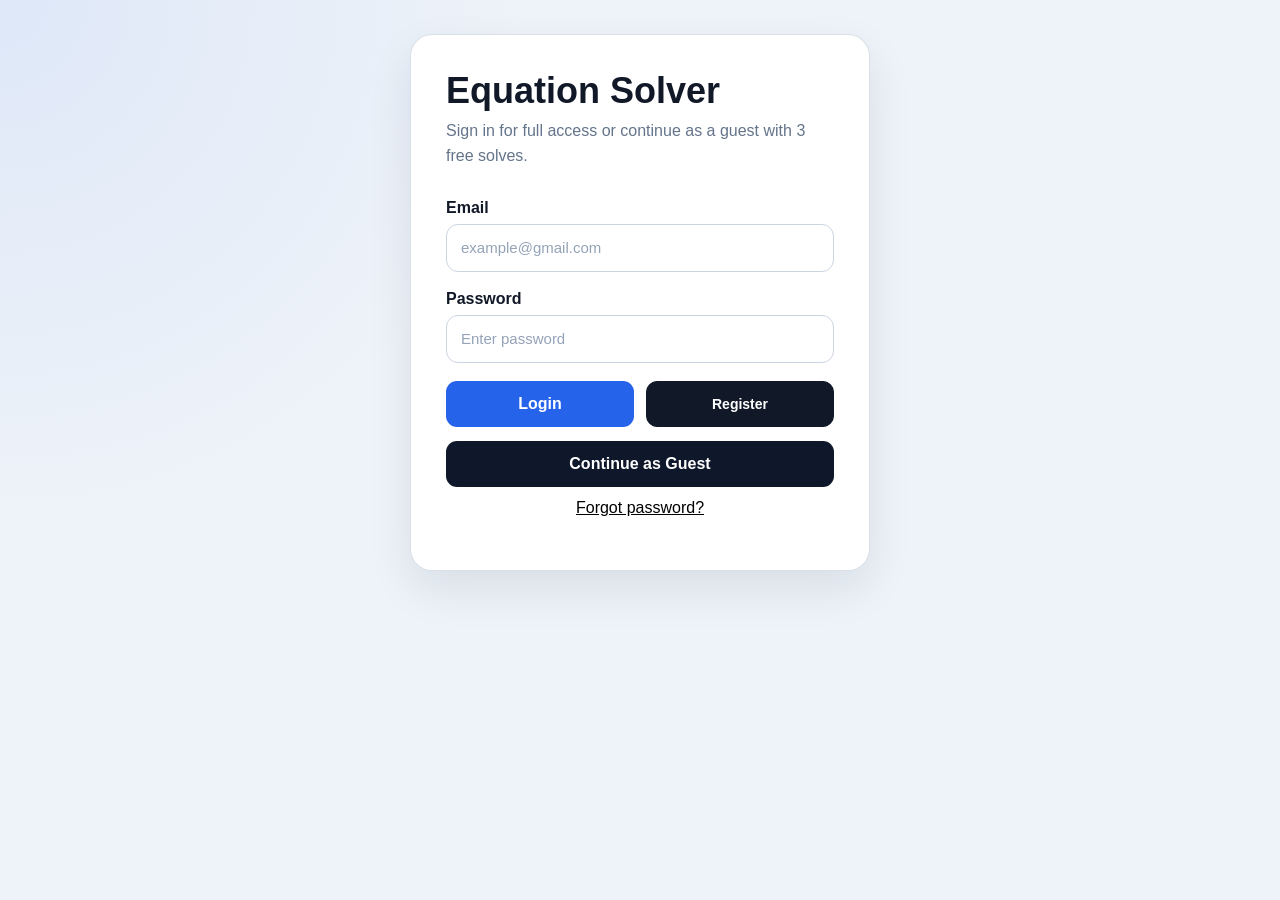
<file: frontend/index.html>
<!DOCTYPE html>
<html lang="en">
<head>
    <meta charset="UTF-8">

    <meta
        name="viewport"
        content="width=device-width, initial-scale=1.0"
    >

    <title>Equation Solver</title>

    <link
        rel="stylesheet"
        href="./assets/css/style.css?v=20261017_140842"
    >

    <style>
        .help-modal {
            position: fixed;
            inset: 0;
            z-index: 9999;
            display: flex;
            align-items: center;
            justify-content: center;
            padding: 20px;
            background: rgba(15, 23, 42, 0.62);
            backdrop-filter: blur(4px);
        }

        .help-modal.hidden {
            display: none;
        }

        .help-dialog {
            width: min(1050px, 100%);
            max-height: min(90vh, 920px);
            overflow-y: auto;
            border: 1px solid #dbe3ef;
            border-radius: 18px;
            background: #ffffff;
            color: #1f2937;
            box-shadow:
                0 24px 70px
                rgba(15, 23, 42, 0.24);
        }

        .help-header {
            position: sticky;
            top: 0;
            z-index: 5;
            display: flex;
            align-items: center;
            justify-content: space-between;
            gap: 16px;
            padding: 20px 22px;
            border-bottom: 1px solid #e2e8f0;
            background: #ffffff;
        }

        .help-header h2 {
            margin: 0;
            color: #111827;
            font-size: 1.35rem;
        }

        .help-body {
            padding: 22px;
        }

        .help-body h3 {
            margin: 30px 0 10px;
            color: #111827;
            font-size: 1.08rem;
        }

        .help-body h3:first-child {
            margin-top: 0;
        }

        .help-body h4 {
            margin: 20px 0 8px;
            color: #1f2937;
        }

        .help-body p,
        .help-body li {
            color: #475569;
            line-height: 1.65;
        }

        .help-body code {
            border-radius: 5px;
            background: #eef2f7;
            padding: 2px 5px;
            color: #0f172a;
            font-family:
                Consolas,
                Monaco,
                "Courier New",
                monospace;
        }

        .help-intro {
            margin-bottom: 18px;
            border-radius: 12px;
            background: #f8fafc;
            padding: 14px 16px;
        }

        .help-steps {
            margin: 10px 0 0;
            padding-left: 24px;
        }

        .help-note {
            margin-top: 18px;
            border-left: 4px solid #2563eb;
            border-radius: 8px;
            background: #eff6ff;
            padding: 13px 15px;
            color: #334155;
            line-height: 1.6;
        }

        .help-success {
            margin-top: 18px;
            border-left: 4px solid #059669;
            border-radius: 8px;
            background: #ecfdf5;
            padding: 13px 15px;
            color: #065f46;
            line-height: 1.6;
        }

        .help-warning {
            margin-top: 18px;
            border-left: 4px solid #d97706;
            border-radius: 8px;
            background: #fff7ed;
            padding: 13px 15px;
            color: #7c2d12;
            line-height: 1.6;
        }

        .help-table-wrap {
            width: 100%;
            overflow-x: auto;
            margin-top: 12px;
            border: 1px solid #dbe3ef;
            border-radius: 12px;
        }

        .help-table {
            width: 100%;
            min-width: 680px;
            border-collapse: collapse;
            background: #ffffff;
        }

        .help-table th,
        .help-table td {
            padding: 11px 12px;
            border-bottom: 1px solid #e5e7eb;
            text-align: left;
            vertical-align: top;
            line-height: 1.45;
        }

        .help-table th {
            background: #f8fafc;
            color: #0f172a;
            font-size: 0.9rem;
            font-weight: 700;
        }

        .help-table td {
            color: #475569;
            font-size: 0.9rem;
        }

        .help-table tr:last-child td {
            border-bottom: none;
        }

        .help-table code {
            white-space: nowrap;
        }

        .help-example-grid {
            display: grid;
            grid-template-columns:
                repeat(
                    2,
                    minmax(0, 1fr)
                );
            gap: 12px;
            margin-top: 14px;
        }

        .help-example {
            display: flex;
            min-width: 0;
            flex-direction: column;
            gap: 9px;
            border: 1px solid #dbe3ef;
            border-radius: 12px;
            background: #f8fafc;
            padding: 13px;
        }

        .help-example strong {
            display: block;
            color: #334155;
            font-size: 0.9rem;
        }

        .help-example code {
            display: block;
            overflow-x: auto;
            border-radius: 8px;
            background: #eef2f7;
            padding: 10px;
            color: #0f172a;
            font-size: 0.83rem;
            line-height: 1.45;
            white-space: nowrap;
        }

        .help-example-description {
            margin: 0;
            color: #64748b;
            font-size: 0.84rem;
            line-height: 1.45;
        }

        .help-use-example {
            align-self: flex-start;
            margin-top: auto;
            border: 1px solid #2563eb;
            border-radius: 8px;
            background: #ffffff;
            padding: 7px 11px;
            color: #2563eb;
            font-size: 0.82rem;
            font-weight: 600;
            cursor: pointer;
            transition:
                background 0.15s ease,
                color 0.15s ease;
        }

        .help-use-example:hover {
            background: #2563eb;
            color: #ffffff;
        }

        .help-result-preview {
            margin-top: 12px;
            border: 1px solid #dbe3ef;
            border-radius: 12px;
            background: #f8fafc;
            padding: 14px;
        }

        .help-result-preview code {
            display: block;
            overflow-x: auto;
            background: transparent;
            padding: 0;
            white-space: pre-wrap;
            line-height: 1.65;
        }

        .help-small {
            color: #64748b;
            font-size: 0.86rem;
        }

        body.help-modal-open {
            overflow: hidden;
        }

        @media (max-width: 720px) {
            .help-modal {
                align-items: flex-end;
                padding: 0;
            }

            .help-dialog {
                width: 100%;
                max-height: 94vh;
                border-radius: 18px 18px 0 0;
            }

            .help-example-grid {
                grid-template-columns: 1fr;
            }

            .help-header,
            .help-body {
                padding-left: 16px;
                padding-right: 16px;
            }

            .help-table {
                min-width: 620px;
            }
        }
    </style>
</head>

<body>

<main class="page">

    <section
        id="authScreen"
        class="auth-card"
    >

        <h1>
            Equation Solver
        </h1>

        <p class="subtitle">
            Sign in for full access or continue as a guest
            with 3 free solves.
        </p>

        <div class="form-group">

            <label for="authEmail">
                Email
            </label>

            <input
                type="email"
                id="authEmail"
                placeholder="example@gmail.com"
                autocomplete="email"
            >

        </div>

        <div class="form-group">

            <label for="authPassword">
                Password
            </label>

            <input
                type="password"
                id="authPassword"
                placeholder="Enter password"
                autocomplete="current-password"
            >

        </div>

        <div class="auth-actions">

            <button
                type="button"
                id="loginButton"
                class="btn-primary"
            >
                Login
            </button>

            <button
                type="button"
                id="registerButton"
                class="btn-secondary auth-secondary"
            >
                Register
            </button>

        </div>

        <button
            type="button"
            id="guestButton"
            class="btn-guest"
        >
            Continue as Guest
        </button>

        <div
            id="authMessage"
            class="auth-message"
        ></div>

    </section>


    <section
        id="solverScreen"
        class="solver-card hidden"
    >

        <div class="top-bar">

            <div>

                <h1>
                    Equation Solver
                </h1>

                <p class="subtitle">
                    Enter an equation, select a method
                    and solve it or draw its graph.
                </p>

            </div>

            <div class="user-panel">

                <span id="userStatus">
                    Guest mode
                </span>

                <div class="user-actions">

                    <button
                        type="button"
                        id="historyButton"
                        class="btn-secondary"
                    >
                        History
                    </button>

                    <button
                        type="button"
                        id="adminDashboardButton"
                        class="btn-secondary hidden"
                    >
                        Admin Dashboard
                    </button>

                    <button
                        type="button"
                        id="adminManualButton"
                        class="btn-secondary hidden"
                    >
                        Manual
                    </button>

                    <button
                        type="button"
                        id="helpButton"
                        class="btn-secondary"
                    >
                        Help
                    </button>

                    <button
                        type="button"
                        id="aboutButton"
                        class="btn-secondary"
                        onclick="window.location.href='./about.html'"
                    >
                        About
                    </button>

                    <button
                        type="button"
                        id="logoutButton"
                        class="btn-secondary"
                    >
                        Logout
                    </button>

                </div>

            </div>

        </div>


        <div
            id="historyBox"
            class="history-box hidden"
        >

            <div class="history-header">

                <h3>
                    My History
                </h3>

                <button
                    type="button"
                    id="closeHistoryButton"
                    class="btn-secondary"
                >
                    Close
                </button>

            </div>

            <div
                id="historyContent"
                class="history-content"
            ></div>

        </div>


        <div class="solver-layout">

            <section class="solver-controls">

                <div class="panel-heading">

                    <h2>
                        Equation Settings
                    </h2>

                    <p>
                        Enter the equation, choose a method,
                        and optionally select criteria or
                        initial values.
                    </p>

                </div>


                <div class="form-group">

                    <label for="equation">
                        Equation
                    </label>

                    <input
                        type="text"
                        id="equation"
                        placeholder="e.g. x² - 4 = 0"
                        autocomplete="off"
                    >

                </div>


                <div class="form-group">

                    <label for="method">
                        Method
                    </label>

                    <select id="method">

                        <option value="bisection">
                            Bisection Method
                        </option>

                        <option value="newton">
                            Newton-Raphson Method
                        </option>

                        <option value="secant">
                            Secant Method
                        </option>

                        <option value="fzero">
                            fzero
                        </option>

                        <option value="itp">
                            ITP Method
                        </option>

                        <option value="muller">
                            Muller Method
                        </option>

                        <option value="solve">
                            Symbolic Solve
                        </option>

                        <option value="roots">
                            Polynomial Roots
                        </option>

                        <option value="integer_exhaustive_scan">
                            Integer Exhaustive Scan
                        </option>

                        <option value="automatic">
                            Automatic / rAIson
                        </option>

                    </select>

                </div>


                <div
                    id="criteriaBox"
                    class="criteria-box hidden"
                >

                    <button
                        type="button"
                        id="criteriaToggle"
                        class="criteria-toggle"
                        aria-expanded="false"
                        aria-controls="criteriaDropdown"
                    >

                        <span class="criteria-toggle-main">

                            <span class="criteria-toggle-title">
                                rAIson Criteria
                            </span>

                            <span
                                id="criteriaSummary"
                                class="criteria-summary"
                            >
                                No criteria selected
                            </span>

                        </span>

                        <span
                            class="criteria-chevron"
                            aria-hidden="true"
                        >
                            ▼
                        </span>

                    </button>


                    <div
                        id="criteriaDropdown"
                        class="criteria-dropdown hidden"
                    >

                        <p class="criteria-description">
                            You can select none, one, or multiple criteria.
                            rAIson uses the selected criteria to recommend
                            a suitable solving method.
                        </p>


                        <div
                            id="criteriaMenu"
                            class="criteria-menu criteria-grid"
                        >

                            <label>
                                <input
                                    type="checkbox"
                                    id="analyticalSolution"
                                    value="seek_analytical_solution"
                                >
                                I seek an analytical solution
                            </label>

                            <label>
                                <input
                                    type="checkbox"
                                    id="functionPolynomial"
                                    value="function_is_polynomial"
                                >
                                Function is polynomial
                            </label>

                            <label>
                                <input
                                    type="checkbox"
                                    id="seekComplexRoot"
                                    value="seek_complex_root"
                                >
                                I seek a complex root
                            </label>

                            <label>
                                <input
                                    type="checkbox"
                                    id="derivativeAvailable"
                                    value="derivative_is_available"
                                >
                                Derivative is available
                            </label>

                            <label>
                                <input
                                    type="checkbox"
                                    id="goodInitialApproximation"
                                    value="good_initial_approximation"
                                >
                                I have a good initial approximation
                            </label>

                            <label>
                                <input
                                    type="checkbox"
                                    id="integerThreshold"
                                    value="integer_valued_threshold_problem"
                                >
                                Integer-valued threshold problem
                            </label>

                            <label>
                                <input
                                    type="checkbox"
                                    id="oppositeSignsInterval"
                                    value="opposite_signs_interval"
                                >
                                f(a) * f(b) &lt; 0
                            </label>

                            <label>
                                <input
                                    type="checkbox"
                                    id="continuousExtension"
                                    value="continuous_extension_available"
                                >
                                Continuous extension is available
                            </label>

                            <label>
                                <input
                                    type="checkbox"
                                    id="intervalLengthLarge"
                                    value="length_interval_large"
                                >
                                Length of [a,b] &gt;&gt; 1
                            </label>

                            <label>
                                <input
                                    type="checkbox"
                                    id="steepOrNoGradient"
                                    value="steep_gradient_or_no_gradient_near_root"
                                >
                                Steep gradient or no gradient near root
                            </label>

                            <label>
                                <input
                                    type="checkbox"
                                    id="inflectionNearSolution"
                                    value="inflection_points_near_solution"
                                >
                                Inflection points near solution
                            </label>

                            <label>
                                <input
                                    type="checkbox"
                                    id="extremumNearSolution"
                                    value="extremum_points_near_solution"
                                >
                                Extremum points near solution
                            </label>

                            <label>
                                <input
                                    type="checkbox"
                                    id="smoothNearRoot"
                                    value="function_behaves_smoothly_near_root"
                                >
                                Function behaves smoothly near root
                            </label>

                            <label>
                                <input
                                    type="checkbox"
                                    id="knownMultiplicity"
                                    value="known_k_multiplicity_of_root"
                                >
                                Known k-multiplicity of root
                            </label>

                            <label>
                                <input
                                    type="checkbox"
                                    id="monotonicFunction"
                                    value="function_is_monotonic"
                                >
                                Function is monotonic
                            </label>

                            <label>
                                <input
                                    type="checkbox"
                                    id="needSimplicity"
                                    value="need_simplicity"
                                >
                                I need simplicity
                            </label>

                            <label>
                                <input
                                    type="checkbox"
                                    id="needRobustness"
                                    value="need_robustness"
                                >
                                I need robustness
                            </label>

                            <label>
                                <input
                                    type="checkbox"
                                    id="needSpeed"
                                    value="need_speed"
                                >
                                I need speed
                            </label>

                        </div>

                    </div>

                </div>


                <div
                    id="intervalInputs"
                    class="form-row"
                >

                    <div class="form-group">

                        <label for="aValue">
                            a
                        </label>

                        <input
                            type="number"
                            id="aValue"
                            step="any"
                            placeholder="e.g. -2"
                        >

                    </div>

                    <div class="form-group">

                        <label for="bValue">
                            b
                        </label>

                        <input
                            type="number"
                            id="bValue"
                            step="any"
                            placeholder="e.g. 2"
                        >

                    </div>

                </div>


                <div
                    id="initialInputs"
                    class="form-row"
                >

                    <div
                        id="x0Input"
                        class="form-group"
                    >

                        <label for="x0Value">
                            x0
                        </label>

                        <input
                            type="number"
                            id="x0Value"
                            step="any"
                            placeholder="e.g. 1"
                        >

                    </div>


                    <div
                        id="x1Input"
                        class="form-group"
                    >

                        <label for="x1Value">
                            x1
                        </label>

                        <input
                            type="number"
                            id="x1Value"
                            step="any"
                            placeholder="e.g. 2"
                        >

                    </div>

                    <div id="x2Input" class="form-group">
                        <label for="x2Value">x2</label>
                        <input
                            type="number"
                            id="x2Value"
                            step="any"
                            placeholder="e.g. 3"
                        >
                    </div>

                </div>

                <p
                    id="autoParametersHint"
                    style="display:none; font-size:0.85rem; opacity:0.8; margin:8px 0 14px;"
                ></p>

                <div class="solve-actions">

                    <button
                        type="button"
                        id="solveButton"
                        class="btn-primary"
                    >
                        Solve
                    </button>

                    <button
                        type="button"
                        id="drawGraphButton"
                        class="btn-secondary"
                    >
                        Draw Graph
                    </button>

                </div>

            </section>


            <section class="solver-results">

                <div class="panel-heading">
                    <h2>
                        Results
                    </h2>
                </div>


                <div
                    id="result"
                    class="result-box"
                >

                    <div class="result-placeholder">

                        <strong>
                            No result yet
                        </strong>

                        <p>
                            Click Solve to solve the equation
                            or Draw Graph to display the graph.
                        </p>

                    </div>

                </div>


                <div
                    id="graphBox"
                    class="graph-box hidden"
                >

                    <div class="graph-header">

                        <h3>
                            Function Graph
                        </h3>

                        <button
                            type="button"
                            id="resetZoomButton"
                            class="btn-secondary"
                        >
                            Reset Zoom
                        </button>

                    </div>


                    <p class="graph-help">
                        Use the mouse wheel to zoom.
                        Drag the graph to move.
                        Double-click the curve to select a and b.
                    </p>


                    <!-- ABESS_FULL_EQUATION_TITLE_V1 -->
                    <div
                        id="graphEquationDisplay"
                        class="graph-equation-display"
                        aria-label="Equation being plotted"
                    ></div>

                    <div id="functionChart"></div>

                </div>

            </section>

        </div>

    </section>

</main>


<div
    id="helpModal"
    class="help-modal hidden"
    role="dialog"
    aria-modal="true"
    aria-labelledby="helpTitle"
>

    <div class="help-dialog">

        <div class="help-header">

            <h2 id="helpTitle">
                Equation Solver Help
            </h2>

            <button
                type="button"
                id="closeHelpButton"
                class="btn-secondary"
                aria-label="Close help"
            >
                Close
            </button>

        </div>


        <div class="help-body">

            <div class="help-intro">

                <strong>
                    You do not need prior Python or SymPy programming knowledge.
                </strong>

                <p>
                    The solver accepts common mathematical notation,
                    Unicode mathematical symbols and several
                    MATLAB-style scalar operators.
                </p>

            </div>


            <div
                id="guestHelpNotice"
                class="help-warning hidden"
            >
                <strong>Guest mode</strong>

                <p>
                    You can use the solver for up to
                    <strong>3 free solves</strong>.
                    Sign in or create and verify an account
                    to access Solve History,
                    My Information and your personal
                    API key / API access.
                </p>

                <p>
                    Password recovery is available
                    for registered accounts.
                </p>
            </div>


            <h3>
                1. How the application works
            </h3>

            <p>
                Enter a scalar equation whose free unknown is
                <strong>x</strong>.
                You can manually select a solving method or choose
                <strong>Automatic / rAIson</strong>.
            </p>

            <p>
                In Automatic / rAIson mode, the selected problem
                criteria are sent to rAIson.
                rAIson recommends a solving method and Python
                executes the selected method.
            </p>

            <p>
                When available, the Results area also displays
                the explanation returned by rAIson for its
                recommendation. This helps the user understand
                why a particular method was selected from the
                supplied criteria.
            </p>

            <div class="help-note">
                If the Automatic / rAIson flow has no usable
                problem context, the application may use an
                internal general fallback criterion.
                This internal fallback is handled automatically
                and is not a user-selectable criterion.
            </div>

            <div class="help-note">
                Selecting a criterion does not manually force a method.
                The criterion provides information to rAIson,
                while the final method recommendation remains
                the responsibility of rAIson.
            </div>


            <h3>
                2. Basic use
            </h3>

            <ol class="help-steps">

                <li>
                    Enter an equation.
                </li>

                <li>
                    Select a solving method or choose
                    <strong>Automatic / rAIson</strong>.
                </li>

                <li>
                    If Automatic / rAIson is selected,
                    choose any criteria that describe the problem.
                </li>

                <li>
                    For numerical methods, initial values are optional.
                    Leave the relevant fields empty to let the application attempt to estimate them. When entering an interval or multiple starting points manually, complete all related fields.
                </li>

                <li>
                    Press <strong>Solve</strong>.
                </li>

                <li>
                    Press <strong>Draw Graph</strong>
                    to inspect the function graph.
                </li>

            </ol>

            <div class="help-success">
                Both equation and expression forms are accepted.
                For example,
                <code>x² - 4 = 0</code>
                and
                <code>x² - 4</code>
                are equivalent.
                If no equals sign is provided, the expression
                is interpreted as being equal to zero.
            </div>


            <h3>
                3. Supported mathematical notation
            </h3>

            <div class="help-table-wrap">

                <table class="help-table">

                    <thead>
                        <tr>
                            <th>
                                Meaning
                            </th>

                            <th>
                                Accepted notation
                            </th>

                            <th>
                                Example
                            </th>
                        </tr>
                    </thead>

                    <tbody>

                        <tr>
                            <td>
                                Variable
                            </td>

                            <td>
                                <code>x</code>
                            </td>

                            <td>
                                <code>x + 2 = 0</code>
                            </td>
                        </tr>

                        <tr>
                            <td>
                                Powers
                            </td>

                            <td>
                                <code>x^2</code>,
                                <code>x**2</code>,
                                <code>x²</code>,
                                <code>x³</code>
                            </td>

                            <td>
                                <code>x² - 4 = 0</code>
                            </td>
                        </tr>

                        <tr>
                            <td>
                                MATLAB-style power
                            </td>

                            <td>
                                <code>x.^2</code>
                            </td>

                            <td>
                                <code>x.^2 - 4 = 0</code>
                            </td>
                        </tr>

                        <tr>
                            <td>
                                Multiplication
                            </td>

                            <td>
                                <code>*</code>,
                                <code>.*</code>,
                                <code>×</code>,
                                <code>·</code>,
                                or implicit multiplication
                            </td>

                            <td>
                                <code>2*x</code>,
                                <code>2x</code>,
                                <code>3sin(x)</code>,
                                <code>2π</code>
                            </td>
                        </tr>

                        <tr>
                            <td>
                                Division
                            </td>

                            <td>
                                <code>/</code>,
                                <code>./</code>,
                                <code>÷</code>
                            </td>

                            <td>
                                <code>x/2 = 4</code>
                            </td>
                        </tr>

                        <tr>
                            <td>
                                Mathematical π
                            </td>

                            <td>
                                <code>pi</code>,
                                <code>π</code>
                            </td>

                            <td>
                                <code>2π*x = 1</code>
                            </td>
                        </tr>

                        <tr>
                            <td>
                                Euler's number
                            </td>

                            <td>
                                <code>e</code>,
                                <code>E</code>
                            </td>

                            <td>
                                <code>e^x = 5</code>
                            </td>
                        </tr>

                        <tr>
                            <td>
                                Imaginary unit
                            </td>

                            <td>
                                <code>i</code>,
                                <code>j</code>,
                                <code>I</code>
                            </td>

                            <td>
                                <code>x² + 1 = 0</code>
                            </td>
                        </tr>

                        <tr>
                            <td>
                                Infinity
                            </td>

                            <td>
                                <code>inf</code>,
                                <code>infinity</code>,
                                <code>∞</code>
                            </td>

                            <td>
                                Can be used where an infinite
                                symbolic bound is meaningful.
                            </td>
                        </tr>

                        <tr>
                            <td>
                                Square root
                            </td>

                            <td>
                                <code>sqrt(x)</code>,
                                <code>√x</code>,
                                <code>√(x+1)</code>
                            </td>

                            <td>
                                <code>√x = 3</code>
                            </td>
                        </tr>

                        <tr>
                            <td>
                                Absolute value
                            </td>

                            <td>
                                <code>abs(x)</code>,
                                <code>|x|</code>
                            </td>

                            <td>
                                <code>|x| = 2</code>
                            </td>
                        </tr>

                        <tr>
                            <td>
                                Natural logarithm
                            </td>

                            <td>
                                <code>ln(x)</code>,
                                <code>log(x)</code>
                            </td>

                            <td>
                                <code>ln(x) = 2</code>
                            </td>
                        </tr>

                        <tr>
                            <td>
                                Base-10 logarithm
                            </td>

                            <td>
                                <code>log10(x)</code>
                            </td>

                            <td>
                                <code>log10(x) = 2</code>
                            </td>
                        </tr>

                        <tr>
                            <td>
                                Exponential
                            </td>

                            <td>
                                <code>exp(x)</code>,
                                <code>e^x</code>
                            </td>

                            <td>
                                <code>exp(x) - 5 = 0</code>
                            </td>
                        </tr>

                        <tr>
                            <td>
                                Trigonometric functions
                            </td>

                            <td>
                                <code>sin(x)</code>,
                                <code>cos(x)</code>,
                                <code>tan(x)</code>
                            </td>

                            <td>
                                <code>sin(x) - 0.5 = 0</code>
                            </td>
                        </tr>

                        <tr>
                            <td>
                                Inverse trigonometric functions
                            </td>

                            <td>
                                <code>asin(x)</code>,
                                <code>acos(x)</code>,
                                <code>atan(x)</code>
                            </td>

                            <td>
                                <code>asin(x) = pi/6</code>
                            </td>
                        </tr>

                        <tr>
                            <td>
                                Hyperbolic functions
                            </td>

                            <td>
                                <code>sinh(x)</code>,
                                <code>cosh(x)</code>,
                                <code>tanh(x)</code>
                            </td>

                            <td>
                                <code>sinh(x) = 1</code>
                            </td>
                        </tr>

                        <tr>
                            <td>
                                Factorial
                            </td>

                            <td>
                                <code>factorial(x)</code>,
                                <code>x!</code>
                            </td>

                            <td>
                                <code>factorial(x) = 120</code>
                            </td>
                        </tr>

                        <tr>
                            <td>
                                Gamma function
                            </td>

                            <td>
                                <code>gamma(x)</code>,
                                <code>Gamma(x)</code>
                            </td>

                            <td>
                                <code>gamma(x) = 2</code>
                            </td>
                        </tr>

                        <tr>
                            <td>
                                Incomplete gamma functions
                            </td>

                            <td>
                                <code>lowergamma(a,x)</code>,
                                <code>uppergamma(a,x)</code>
                            </td>

                            <td>
                                <code>lowergamma(2,x) = 0.5</code>
                            </td>
                        </tr>

                        <tr>
                            <td>
                                Regularized lower incomplete gamma
                            </td>

                            <td>
                                <code>gammainc(a,x)</code>
                            </td>

                            <td>
                                <code>gammainc(2,x) = 0.5</code>
                            </td>
                        </tr>

                        <tr>
                            <td>
                                Floor / Ceiling
                            </td>

                            <td>
                                <code>floor(x)</code>,
                                <code>ceil(x)</code>,
                                <code>ceiling(x)</code>
                            </td>

                            <td>
                                <code>ceil(x) = 3</code>
                            </td>
                        </tr>

                        <tr>
                            <td>
                                Finite sum
                            </td>

                            <td>
                                <code>Sum(...)</code>,
                                <code>sum(...)</code>
                            </td>

                            <td>
                                <code>Sum(n*x, (n,1,5)) = 15</code>
                            </td>
                        </tr>

                        <tr>
                            <td>
                                Finite product
                            </td>

                            <td>
                                <code>Product(...)</code>,
                                <code>product(...)</code>
                            </td>

                            <td>
                                <code>Product(1+x/(n+1), (n,0,5)) = 7</code>
                            </td>
                        </tr>

                        <tr>
                            <td>
                                Error function
                            </td>

                            <td>
                                <code>erf(x)</code>
                            </td>

                            <td>
                                <code>erf(x) = 0.5</code>
                            </td>
                        </tr>

                        <tr>
                            <td>
                                Minimum / Maximum
                            </td>

                            <td>
                                <code>min(...)</code>,
                                <code>max(...)</code>,
                                <code>Min(...)</code>,
                                <code>Max(...)</code>
                            </td>

                            <td>
                                <code>max(x,2) = 5</code>
                            </td>
                        </tr>

                        <tr>
                            <td>
                                Definite integral
                            </td>

                            <td>
                                <code>Integral(...)</code>,
                                <code>integrate(...)</code>
                            </td>

                            <td>
                                <code>Integral(t**2, (t,0,x)) = 9</code>
                            </td>
                        </tr>

                        <tr>
                            <td>
                                Derivative
                            </td>

                            <td>
                                <code>Derivative(...)</code>,
                                <code>diff(...)</code>
                            </td>

                            <td>
                                <code>Derivative(sin(x),x) = 0.5</code>
                            </td>
                        </tr>

                        <tr>
                            <td>
                                Scientific notation
                            </td>

                            <td>
                                Standard
                                <code>e</code>
                                notation
                            </td>

                            <td>
                                <code>1e-8</code>,
                                <code>15.8e-6</code>
                            </td>
                        </tr>

                        <tr>
                            <td>
                                Standard minus
                            </td>

                            <td>
                                <code>-</code>
                                and Unicode
                                <code>−</code>
                            </td>

                            <td>
                                <code>x − 5 = 0</code>
                            </td>
                        </tr>

                    </tbody>

                </table>

            </div>


            <h3>
                4. Solving methods and initial values
            </h3>

            <div class="help-table-wrap">

                <table class="help-table">

                    <thead>

                        <tr>
                            <th>
                                Method
                            </th>

                            <th>
                                Optional manual values
                            </th>

                            <th>
                                Notes
                            </th>
                        </tr>

                    </thead>

                    <tbody>

                        <tr>
                            <td>
                                Bisection Method
                            </td>

                            <td>
                                <code>a</code>,
                                <code>b</code>
                            </td>

                            <td>
                                Enter a sign-change interval or leave both fields empty for automatic estimation.
                            </td>
                        </tr>

                        <tr>
                            <td>
                                Newton-Raphson Method
                            </td>

                            <td>
                                <code>x0</code>
                            </td>

                            <td>
                                Enter x0 or leave it empty for automatic estimation.
                            </td>
                        </tr>

                        <tr>
                            <td>
                                Secant Method
                            </td>

                            <td>
                                <code>x0</code>,
                                <code>x1</code>
                            </td>

                            <td>
                                Enter both starting values or leave both empty for automatic estimation.
                            </td>
                        </tr>

                        <tr>
                            <td>
                                fzero
                            </td>

                            <td>
                                <code>a</code>,
                                <code>b</code>
                            </td>

                            <td>
                                Enter a sign-change interval or leave both fields empty for automatic estimation.
                            </td>
                        </tr>

                        <tr>
                            <td>
                                ITP Method
                            </td>

                            <td>
                                <code>a</code>,
                                <code>b</code>
                            </td>

                            <td>
                                Uses a sign-change interval, which ABESS can attempt to find automatically.
                            </td>
                        </tr>

                        <tr>
                            <td>
                                Muller Method
                            </td>

                            <td>
                                <code>x0</code>, <code>x1</code>, <code>x2</code>
                            </td>

                            <td>
                                Enter all three starting values or leave them blank for automatic estimation. Complex roots are supported.
                            </td>
                        </tr>

                        <tr>
                            <td>
                                Symbolic Solve
                            </td>

                            <td>
                                None
                            </td>

                            <td>
                                Attempts to obtain exact
                                symbolic solutions.
                            </td>
                        </tr>

                        <tr>
                            <td>
                                Polynomial Roots
                            </td>

                            <td>
                                None
                            </td>

                            <td>
                                Intended for polynomial equations.
                                Multiple roots can be returned.
                            </td>
                        </tr>

                        <tr>
                            <td>
                                Integer Exhaustive Scan
                            </td>

                            <td>
                                Optional
                                <code>a</code>,
                                <code>b</code>
                            </td>

                            <td>
                                Searches integer values within the selected or default range.
                            </td>
                        </tr>

                        <tr>
                            <td>
                                Automatic / rAIson
                            </td>

                            <td>
                                Criteria and optional
                                numerical values
                            </td>

                            <td>
                                rAIson selects the method.
                                Python then executes
                                that selected method.
                            </td>
                        </tr>

                    </tbody>

                </table>

            </div>


            <h3>
                5. Equation examples
            </h3>

            <p>
                Press <strong>Use Example</strong>
                to place an example directly into the solver.
                When useful, the recommended method and its
                optional numerical starting values are also selected.
            </p>


            <div class="help-example-grid">

                <div class="help-example">

                    <strong>
                        Polynomial
                    </strong>

                    <code>
                        x² - 5x + 6 = 0
                    </code>

                    <p class="help-example-description">
                        Demonstrates polynomial notation
                        and implicit multiplication.
                    </p>

                    <button
                        type="button"
                        class="help-use-example"
                        data-example="x² - 5x + 6 = 0"
                        data-method="roots"
                    >
                        Use Example
                    </button>

                </div>


                <div class="help-example">

                    <strong>
                        Bisection
                    </strong>

                    <code>
                        x² - 4 = 0
                    </code>

                    <p class="help-example-description">
                        Uses the interval [0,3].
                    </p>

                    <button
                        type="button"
                        class="help-use-example"
                        data-example="x² - 4 = 0"
                        data-method="bisection"
                        data-a="0"
                        data-b="3"
                    >
                        Use Example
                    </button>

                </div>


                <div class="help-example">

                    <strong>
                        Exponential
                    </strong>

                    <code>
                        e^x - 5 = 0
                    </code>

                    <p class="help-example-description">
                        Demonstrates Euler's number
                        and exponential notation.
                    </p>

                    <button
                        type="button"
                        class="help-use-example"
                        data-example="e^x - 5 = 0"
                        data-method="newton"
                        data-x0="1"
                    >
                        Use Example
                    </button>

                </div>


                <div class="help-example">

                    <strong>
                        Natural logarithm
                    </strong>

                    <code>
                        ln(x) - 2 = 0
                    </code>

                    <p class="help-example-description">
                        The solver accepts
                        both ln(x) and log(x).
                    </p>

                    <button
                        type="button"
                        class="help-use-example"
                        data-example="ln(x) - 2 = 0"
                        data-method="newton"
                        data-x0="2"
                    >
                        Use Example
                    </button>

                </div>


                <div class="help-example">

                    <strong>
                        Square root
                    </strong>

                    <code>
                        √x - 3 = 0
                    </code>

                    <p class="help-example-description">
                        Demonstrates natural
                        mathematical square-root notation.
                    </p>

                    <button
                        type="button"
                        class="help-use-example"
                        data-example="√x - 3 = 0"
                        data-method="fzero"
                        data-a="0"
                        data-b="10"
                    >
                        Use Example
                    </button>

                </div>


                <div class="help-example">

                    <strong>
                        Absolute value
                    </strong>

                    <code>
                        |x| - 2 = 0
                    </code>

                    <p class="help-example-description">
                        Demonstrates vertical-bar
                        absolute-value notation.
                    </p>

                    <button
                        type="button"
                        class="help-use-example"
                        data-example="|x| - 2 = 0"
                        data-method="bisection"
                        data-a="-3"
                        data-b="0"
                    >
                        Use Example
                    </button>

                </div>


                <div class="help-example">

                    <strong>
                        Complex roots
                    </strong>

                    <code>
                        x² + 1 = 0
                    </code>

                    <p class="help-example-description">
                        A simple equation with
                        complex solutions.
                    </p>

                    <button
                        type="button"
                        class="help-use-example"
                        data-example="x² + 1 = 0"
                        data-method="muller"
                    >
                        Use Example
                    </button>

                </div>


                <div class="help-example">

                    <strong>
                        MATLAB-style operators
                    </strong>

                    <code>
                        x.^2 - 4 = 0
                    </code>

                    <p class="help-example-description">
                        Scalar MATLAB-style power notation
                        is normalized automatically.
                    </p>

                    <button
                        type="button"
                        class="help-use-example"
                        data-example="x.^2 - 4 = 0"
                        data-method="roots"
                    >
                        Use Example
                    </button>

                </div>


                <div class="help-example">

                    <strong>
                        Definite integral
                    </strong>

                    <code>
                        Integral(t**2, (t, 0, x)) = 9
                    </code>

                    <p class="help-example-description">
                        The bound variable t is allowed
                        inside the integral.
                    </p>

                    <button
                        type="button"
                        class="help-use-example"
                        data-example="Integral(t**2, (t, 0, x)) = 9"
                        data-method="solve"
                    >
                        Use Example
                    </button>

                </div>


                <div class="help-example">

                    <strong>
                        Derivative
                    </strong>

                    <code>
                        Derivative(sin(x), x) = 0.5
                    </code>

                    <p class="help-example-description">
                        Symbolic derivatives can appear
                        directly inside an equation.
                    </p>

                    <button
                        type="button"
                        class="help-use-example"
                        data-example="Derivative(sin(x), x) = 0.5"
                        data-method="solve"
                    >
                        Use Example
                    </button>

                </div>


                <div class="help-example">

                    <strong>
                        Integer search
                    </strong>

                    <code>
                        x - 7 = 0
                    </code>

                    <p class="help-example-description">
                        Searches integer values
                        between 0 and 10.
                    </p>

                    <button
                        type="button"
                        class="help-use-example"
                        data-example="x - 7 = 0"
                        data-method="integer_exhaustive_scan"
                        data-a="0"
                        data-b="10"
                    >
                        Use Example
                    </button>

                </div>


                <div class="help-example">

                    <strong>
                        Scientific equation
                    </strong>

                    <code>
                        (1-exp(-(0.00008*pi)*x^2)*(1+(0.00008*pi)*x^2))^8000-0.99
                    </code>

                    <p class="help-example-description">
                        Example of a larger equation
                        using pi, exp and powers.
                    </p>

                    <button
                        type="button"
                        class="help-use-example"
                        data-example="(1-exp(-(0.00008*pi)*x^2)*(1+(0.00008*pi)*x^2))^8000-0.99"
                        data-method="fzero"
                        data-a="232.5131"
                        data-b="328.8232"
                    >
                        Use Example
                    </button>

                </div>

            </div>


            <h4>
                Advanced mathematical examples
            </h4>

            <p>
                The following examples demonstrate some of the
                more advanced mathematical expressions supported
                by the same general equation solver.
            </p>

            <div class="help-example-grid">

                <div class="help-example">

                    <strong>
                        Regularized incomplete gamma
                    </strong>

                    <code>
                        gammainc(2,x) = 0.5
                    </code>

                    <p class="help-example-description">
                        Demonstrates the regularized lower
                        incomplete gamma function.
                    </p>

                    <button
                        type="button"
                        class="help-use-example"
                        data-example="gammainc(2,x) = 0.5"
                        data-method="fzero"
                        data-a="0"
                        data-b="5"
                    >
                        Use Example
                    </button>

                </div>


                <div class="help-example">

                    <strong>
                        Integral equation
                    </strong>

                    <code>
                        Integral(exp(-t**2), (t,0,x)) = 0.5
                    </code>

                    <p class="help-example-description">
                        Combines a definite integral,
                        an exponential function and a bound variable.
                    </p>

                    <button
                        type="button"
                        class="help-use-example"
                        data-example="Integral(exp(-t**2), (t,0,x)) = 0.5"
                        data-method="fzero"
                        data-a="0"
                        data-b="2"
                    >
                        Use Example
                    </button>

                </div>


                <div class="help-example">

                    <strong>
                        Finite sum
                    </strong>

                    <code>
                        Sum(n*x, (n,1,5)) = 15
                    </code>

                    <p class="help-example-description">
                        Demonstrates a finite symbolic sum
                        with n used as a bound variable.
                    </p>

                    <button
                        type="button"
                        class="help-use-example"
                        data-example="Sum(n*x, (n,1,5)) = 15"
                        data-method="solve"
                    >
                        Use Example
                    </button>

                </div>


                <div class="help-example">

                    <strong>
                        Finite product
                    </strong>

                    <code>
                        Product(1+x/(n+1), (n,0,3)) = 5
                    </code>

                    <p class="help-example-description">
                        Demonstrates a finite product
                        evaluated as part of an equation.
                    </p>

                    <button
                        type="button"
                        class="help-use-example"
                        data-example="Product(1+x/(n+1), (n,0,3)) = 5"
                        data-method="fzero"
                        data-a="0"
                        data-b="2"
                    >
                        Use Example
                    </button>

                </div>


                <div class="help-example">

                    <strong>
                        Derivative equation
                    </strong>

                    <code>
                        Derivative(x**3 - 2*x, x) = 10
                    </code>

                    <p class="help-example-description">
                        Demonstrates a symbolic derivative
                        appearing directly inside an equation.
                    </p>

                    <button
                        type="button"
                        class="help-use-example"
                        data-example="Derivative(x**3 - 2*x, x) = 10"
                        data-method="solve"
                    >
                        Use Example
                    </button>

                </div>


                <div class="help-example">

                    <strong>
                        Combined scientific expression
                    </strong>

                    <code>
                        Product(1-gammainc(n+1,pi*x^2),(n,0,5))-0.1
                    </code>

                    <p class="help-example-description">
                        Combines a finite product, the regularized
                        incomplete gamma function, pi and powers.
                    </p>

                    <button
                        type="button"
                        class="help-use-example"
                        data-example="Product(1-gammainc(n+1,pi*x^2),(n,0,5))-0.1"
                        data-method="fzero"
                        data-a="0"
                        data-b="1"
                    >
                        Use Example
                    </button>

                </div>

            </div>



            <!-- ABESS SCIENTIFIC PAPER EQUATIONS -->

            <h3>
                6. Scientific Paper Equations
            </h3>

            <p>
                The following equations are based on
                scientific research models and were
                adapted for use in ABESS.
                Select <strong>Use Example</strong>
                to load an equation and configure
                <strong>Automatic / rAIson</strong>.
            </p>

            <p>
                The supplied intervals satisfy
                f(a) * f(b) &lt; 0.
                Press Solve to request automatic
                method selection and equation solving.
            </p>

            <div class="help-example-grid">

                <div class="help-example">
                    <strong>Network Connectivity (2-Connectivity)</strong>

                    <code style="display:block; white-space:normal; overflow-wrap:anywhere;">(1-exp(-(0.00008*pi)*x^2)*(1+(0.00008*pi)*x^2))^8000-0.99</code>

                    <p class="help-example-description">
                        Determines the communication radius required to achieve a target network connectivity probability of 0.99.
                    </p>

                    <p class="help-example-description">
                        <em>Paper model with its numerical parameters substituted into the equation.</em>
                    </p>

                    <div class="help-paper-actions">
                        <button
                            type="button"
                            class="help-use-example"
                            data-example="(1-exp(-(0.00008*pi)*x^2)*(1+(0.00008*pi)*x^2))^8000-0.99"
                            data-method="automatic"
                            data-a="232.5131"
                            data-b="328.8232"
                            data-clear-criteria="true"
                            data-criterion="oppositeSignsInterval"
                        >
                            Use Example
                        </button>

                        <a
                            class="help-paper-link"
                            href="https://www.mdpi.com/1999-4893/19/6/457"
                            target="_blank"
                            rel="noopener noreferrer"
                            aria-label="View scientific paper for Network Connectivity (2-Connectivity)"
                        >
                            View Paper ↗
                        </a>
                    </div>
                </div>


                <div class="help-example">
                    <strong>Wireless Sensor Network Coverage</strong>

                    <code style="display:block; white-space:normal; overflow-wrap:anywhere;">1-(0.9971725666117692)^x-x*0.0028274333882308137*(0.9886902664470768)^(x-1)-x*0.0028274333882308137*(0.9921460183660255)^(x-1)+x*0.0028274333882308137*(0.9836637182013331)^(x-1)-0.5*x*(x-1)*(0.0028274333882308137)^2*(0.9836637182013331)^(x-2)-0.99</code>

                    <p class="help-example-description">
                        Determines the number of sensors associated with a target coverage probability of 0.99.
                    </p>

                    <p class="help-example-description">
                        <em>The numerical parameter values are substituted into the paper&#x27;s probability model.</em>
                    </p>

                    <div class="help-paper-actions">
                        <button
                            type="button"
                            class="help-use-example"
                            data-example="1-(0.9971725666117692)^x-x*0.0028274333882308137*(0.9886902664470768)^(x-1)-x*0.0028274333882308137*(0.9921460183660255)^(x-1)+x*0.0028274333882308137*(0.9836637182013331)^(x-1)-0.5*x*(x-1)*(0.0028274333882308137)^2*(0.9836637182013331)^(x-2)-0.99"
                            data-method="automatic"
                            data-a="1500"
                            data-b="2000"
                            data-clear-criteria="true"
                            data-criterion="oppositeSignsInterval"
                        >
                            Use Example
                        </button>

                        <a
                            class="help-paper-link"
                            href="https://www.mdpi.com/1999-4893/19/6/457"
                            target="_blank"
                            rel="noopener noreferrer"
                            aria-label="View scientific paper for Wireless Sensor Network Coverage"
                        >
                            View Paper ↗
                        </a>
                    </div>
                </div>


                <div class="help-example">
                    <strong>Power Outage / RF Energy Harvesting</strong>

                    <code style="display:block; white-space:normal; overflow-wrap:anywhere;">Product(1-gammainc(n+1,pi*x*(2.746818413542654)^2),(n,0,50))-0.1</code>

                    <p class="help-example-description">
                        Solves a probability-based RF energy harvesting model for the target value 0.1.
                    </p>

                    <p class="help-example-description">
                        <em>Numerical adaptation: the original infinite product is truncated to 51 terms (n=0..50). This is not the unmodified infinite product.</em>
                    </p>

                    <div class="help-paper-actions">
                        <button
                            type="button"
                            class="help-use-example"
                            data-example="Product(1-gammainc(n+1,pi*x*(2.746818413542654)^2),(n,0,50))-0.1"
                            data-method="automatic"
                            data-a="0.018984656383699665"
                            data-b="0.09714174841049131"
                            data-clear-criteria="true"
                            data-criterion="oppositeSignsInterval"
                        >
                            Use Example
                        </button>

                        <a
                            class="help-paper-link"
                            href="https://www.mdpi.com/1999-4893/19/6/457"
                            target="_blank"
                            rel="noopener noreferrer"
                            aria-label="View scientific paper for Power Outage / RF Energy Harvesting"
                        >
                            View Paper ↗
                        </a>
                    </div>
                </div>

            </div>

<h3>
                7. Analytical solution example
            </h3>

            <p>
                If the user selects
                <strong>Automatic / rAIson</strong>
                and the criterion
                <strong>I seek an analytical solution</strong>,
                that information is sent to rAIson.
            </p>

            <p>
                If rAIson recommends a symbolic method,
                the application can display the exact
                mathematical solutions as well as
                decimal approximations.
            </p>

            <div class="help-result-preview">

                <code>Equation:
x² - 2 = 0

Mode:
Automatic / rAIson

Criterion:
I seek an analytical solution

Example symbolic result:
x = -sqrt(2)
x = sqrt(2)

Decimal approximations:
x ≈ -1.4142135624
x ≈ 1.4142135624</code>

            </div>

            <button
                type="button"
                class="help-use-example"
                style="margin-top: 10px;"
                data-example="x² - 2 = 0"
                data-method="automatic"
                data-clear-criteria="true"
                data-criterion="analyticalSolution"
            >
                Use Automatic Analytical Example
            </button>


            <h3>
                8. rAIson Criteria Guide
            </h3>

            <p>
                Criteria describe mathematical properties
                of the problem or preferences for the solution.
                More than one criterion may be selected.
            </p>


            <div class="help-table-wrap">

                <table class="help-table">

                    <thead>

                        <tr>
                            <th>
                                Criterion
                            </th>

                            <th>
                                Meaning
                            </th>
                        </tr>

                    </thead>

                    <tbody>

                        <tr>
                            <td>
                                I seek an analytical solution
                            </td>

                            <td>
                                Indicates that an exact symbolic
                                solution is preferred when appropriate.
                            </td>
                        </tr>

                        <tr>
                            <td>
                                Function is polynomial
                            </td>

                            <td>
                                Indicates that the equation
                                is polynomial in x.
                            </td>
                        </tr>

                        <tr>
                            <td>
                                I seek a complex root
                            </td>

                            <td>
                                Indicates that complex-valued
                                roots are relevant.
                            </td>
                        </tr>

                        <tr>
                            <td>
                                Derivative is available
                            </td>

                            <td>
                                Indicates that derivative information
                                is available for the problem.
                            </td>
                        </tr>

                        <tr>
                            <td>
                                I have a good initial approximation
                            </td>

                            <td>
                                Indicates that a starting value
                                close to the expected root is known.
                            </td>
                        </tr>

                        <tr>
                            <td>
                                Integer-valued threshold problem
                            </td>

                            <td>
                                Indicates that the required answer
                                is an integer threshold or integer value.
                            </td>
                        </tr>

                        <tr>
                            <td>
                                f(a) * f(b) &lt; 0
                            </td>

                            <td>
                                Indicates that the supplied interval
                                contains a sign change.
                            </td>
                        </tr>

                        <tr>
                            <td>
                                Continuous extension is available
                            </td>

                            <td>
                                Indicates that the function
                                has a suitable continuous extension.
                            </td>
                        </tr>

                        <tr>
                            <td>
                                Length of [a,b] &gt;&gt; 1
                            </td>

                            <td>
                                Indicates that the available
                                search interval is relatively large.
                            </td>
                        </tr>

                        <tr>
                            <td>
                                Steep gradient or no gradient near root
                            </td>

                            <td>
                                Describes difficult derivative behavior
                                close to the solution.
                            </td>
                        </tr>

                        <tr>
                            <td>
                                Inflection points near solution
                            </td>

                            <td>
                                Indicates that inflection points
                                may occur close to the expected root.
                            </td>
                        </tr>

                        <tr>
                            <td>
                                Extremum points near solution
                            </td>

                            <td>
                                Indicates that local extrema
                                may occur close to the solution.
                            </td>
                        </tr>

                        <tr>
                            <td>
                                Function behaves smoothly near root
                            </td>

                            <td>
                                Indicates regular and smooth
                                local behavior near the root.
                            </td>
                        </tr>

                        <tr>
                            <td>
                                Known k-multiplicity of root
                            </td>

                            <td>
                                Indicates that information
                                about root multiplicity is known.
                            </td>
                        </tr>

                        <tr>
                            <td>
                                Function is monotonic
                            </td>

                            <td>
                                Indicates that the function
                                is monotonic in the relevant region.
                            </td>
                        </tr>

                        <tr>
                            <td>
                                I need simplicity
                            </td>

                            <td>
                                Expresses a preference
                                for a simpler solving approach.
                            </td>
                        </tr>

                        <tr>
                            <td>
                                I need robustness
                            </td>

                            <td>
                                Expresses a preference
                                for robust root-finding behavior.
                            </td>
                        </tr>

                        <tr>
                            <td>
                                I need speed
                            </td>

                            <td>
                                Expresses a preference
                                for computational speed.
                            </td>
                        </tr>

                    </tbody>

                </table>

            </div>


            <h3>
                9. Integrals, derivatives, sums and products
            </h3>

            <p>
                The main free unknown must remain
                <strong>x</strong>.
                Bound variables such as
                <strong>t</strong>
                or
                <strong>n</strong>
                may be used inside definite integrals,
                finite sums and finite products.
            </p>

            <div class="help-example-grid">

                <div class="help-example">

                    <strong>
                        Integral notation
                    </strong>

                    <code>
                        Integral(t**2, (t, 0, x)) = 9
                    </code>

                </div>

                <div class="help-example">

                    <strong>
                        Alternative integral notation
                    </strong>

                    <code>
                        integrate(t**2, (t, 0, x)) = 9
                    </code>

                </div>

                <div class="help-example">

                    <strong>
                        Exponential integral expression
                    </strong>

                    <code>
                        Integral(exp(-t**2), (t, 0, x)) = 0.5
                    </code>

                </div>

                <div class="help-example">

                    <strong>
                        Derivative notation
                    </strong>

                    <code>
                        Derivative(sin(x), x) = 0.5
                    </code>

                </div>


                <div class="help-example">

                    <strong>
                        Finite sum
                    </strong>

                    <code>
                        Sum(n*x, (n, 1, 5)) = 15
                    </code>

                </div>


                <div class="help-example">

                    <strong>
                        Finite product
                    </strong>

                    <code>
                        Product(1+x/(n+1), (n, 0, 3)) = 5
                    </code>

                </div>

            </div>


            <h3>
                10. Important input tips
            </h3>

            <ul class="help-steps">

                <li>
                    Use parentheses when an expression
                    could otherwise be ambiguous.
                </li>

                <li>
                    Only one equality sign should be used
                    in a single equation.
                </li>

                <li>
                    The solver accepts both standard
                    keyboard notation and several
                    mathematical Unicode symbols.
                </li>

                <li>
                    MATLAB scalar operators such as
                    <code>.^</code>,
                    <code>.*</code>
                    and
                    <code>./</code>
                    are accepted.
                </li>

                <li>
                    Scientific notation such as
                    <code>1e-8</code>
                    and
                    <code>15.8e-6</code>
                    is supported.
                </li>

                <li>
                    For Bisection, fzero and ITP, enter a suitable interval or leave both fields empty to let ABESS attempt to find one automatically.
                </li>

                <li>
                    Symbolic Solve may return exact expressions,
                    while numerical methods normally return
                    numerical approximations.
                </li>

            </ul>


            <h3>
                11. Current scope and limitations
            </h3>

            <div class="help-warning">

                <p>
                    The application is designed for scalar equations
                    with one free unknown,
                    <strong>x</strong>.
                </p>

                <p>
                    Bound variables may appear inside constructs
                    such as definite integrals, finite sums and finite
                    products, but arbitrary additional free variables
                    are not supported.
                </p>

                <p>
                    Polynomial Roots is intended for polynomial equations.
                    Symbolic Solve attempts to obtain an analytical result,
                    but not every mathematical equation has a closed-form
                    symbolic solution.
                </p>

                <p>
                    The input field accepts several MATLAB-style
                    mathematical operators, but it is
                    <strong>not a MATLAB programming environment</strong>.
                    MATLAB scripts and commands such as
                    <code>for</code>,
                    <code>syms</code>,
                    <code>@(x)</code>,
                    <code>optimset</code>
                    or complete MATLAB functions should not be entered
                    into the equation field.
                </p>

                <p>
                    Systems of equations, ordinary differential equations,
                    partial differential equations and general integral
                    equations with an unknown function are outside
                    the current scope.
                </p>

            </div>


            <h3>
                12. Quick method selection reminder
            </h3>

            <p class="help-small">
                Manual mode means that the selected method is executed
                directly. Automatic / rAIson mode means that rAIson
                determines the method from the supplied criteria,
                and Python then executes that selected method.
            </p>


            <h3>
                13. Accounts, guest access and password recovery
            </h3>

            <p>
                The application can be used either with a registered
                account or in Guest mode.
            </p>

            <ul class="help-steps">

                <li>
                    <strong>Registered users</strong>
                    can log in, keep their solve history,
                    access My Information and use a personal API key.
                </li>

                <li>
                    <strong>Guest users</strong>
                    can perform up to
                    <strong>3 free solves</strong>.
                </li>

                <li>
                    New accounts must verify their email address
                    before they can log in.
                </li>

                <li>
                    If a password is forgotten, enter the account
                    email address and select
                    <strong>Forgot password?</strong>.
                </li>

                <li>
                    A password-reset link is sent by email.
                    The link is valid for
                    <strong>30 minutes</strong>
                    and can be used only once.
                </li>

                <li>
                    Resetting the password does not create
                    a new account. Existing history,
                    account information, role and API key
                    remain associated with the same user.
                </li>

            </ul>


            <h3>
                14. Results and solve history
            </h3>

            <p>
                After a solve attempt, the Results area displays
                the method that was executed and the result
                returned by the solver.
            </p>

            <p>
                In Automatic / rAIson mode, the result can also
                contain the method recommended by rAIson together
                with the explanation supplied by rAIson.
            </p>

            <div class="help-note">
                A recommendation from rAIson selects the method.
                The numerical or symbolic computation itself
                is then performed by the Python backend.
            </div>

            <p>
                Registered users can open
                <strong>History</strong>
                to review previous solve attempts.
                The history includes both successful and failed
                attempts.
            </p>

            <ul class="help-steps">

                <li>
                    <strong>Success</strong>
                    means that the selected method returned
                    a valid result.
                </li>

                <li>
                    <strong>Failed</strong>
                    means that the solve attempt could not
                    produce a valid result.
                </li>

                <li>
                    Failed entries include the error code
                    and a readable error message when available.
                </li>

            </ul>


            <h3>
                15. My Information and API access
            </h3>

            <p>
                Logged-in users can open
                <strong>My Information</strong>
                to view their account information and
                personal API key.
            </p>

            <div class="help-warning">
                The API key is a private credential.
                Do not publish it, include it in screenshots,
                commit it to source-control repositories
                or share it with other users.
            </div>

            <p>
                The API allows an external program or script to send equations directly to the same solver backend used by the web application. Numerical parameters such as a, b, x0, x1 and x2 are optional. When required starting values are omitted, ABESS attempts to estimate them automatically.
            </p>

            <p>
                Solve requests are sent with an HTTP
                <strong>POST</strong>
                request to:
            </p>

            <div class="help-result-preview">
                <code>https://abess.hmu.gr/api/equation/solve</code>
            </div>

            <p>
                The personal key must be supplied in the
                <code>X-API-Key</code>
                request header.
            </p>

            <div class="help-result-preview">
                <code>Content-Type: application/json
X-API-Key: YOUR_API_KEY</code>
            </div>

            <p>
                Example using a manually selected method:
            </p>

            <div class="help-result-preview">
                <code>curl -X POST https://abess.hmu.gr/api/equation/solve \
  -H "Content-Type: application/json" \
  -H "X-API-Key: YOUR_API_KEY" \
  -d '{
    "equation": "x^2 - 4 = 0",
    "method": "bisection",
    "a": 0,
    "b": 3,
    "selected_elements": []
  }'</code>
            </div>

            <p>
                Supported manual method identifiers for API calls are:
            </p>

            <div class="help-result-preview">
                <code>bisection
newton
secant
fzero
itp
muller
solve
roots
integer_exhaustive_scan</code>
            </div>

            <p>
                Automatic / rAIson selection is requested by setting
                <code>method</code>
                to
                <code>"automatic"</code>
                and supplying the appropriate problem criteria
                through
                <code>selected_elements</code>.
                The backend also accepts
                <code>null</code>
                for compatibility, but
                <code>"automatic"</code>
                is the recommended public API form.
            </p>

            <p>
                For example, the criterion
                <strong>f(a) * f(b) &lt; 0</strong>
                can be supplied using the ABESS criterion identifier:
            </p>

            <div class="help-result-preview">
                <code>{
  "equation": "x^2 - 4 = 0",
  "method": "automatic",
  "a": 0,
  "b": 3,
  "selected_elements": [
    "opposite_signs_interval"
  ]
}</code>
            </div>

            <p>
                The recommended public criterion identifiers for
                Automatic / rAIson API requests are:
            </p>

            <div class="help-result-preview">
                <code>seek_analytical_solution
function_is_polynomial
seek_complex_root
derivative_is_available
good_initial_approximation
integer_valued_threshold_problem
opposite_signs_interval
continuous_extension_available
length_interval_large
steep_gradient_or_no_gradient_near_root
inflection_points_near_solution
extremum_points_near_solution
function_behaves_smoothly_near_root
known_k_multiplicity_of_root
function_is_monotonic
need_simplicity
need_robustness
need_speed</code>
            </div>

            <div class="help-note">
                The application converts these public criterion
                identifiers to the corresponding rAIson elements
                internally. API clients therefore do not need to know
                or depend on rAIson OPT identifiers.
            </div>

            <div class="help-note">
                <code>no_context</code>
                is an internal application criterion.
                It is added automatically when required and should
                not be supplied by API clients.
            </div>


            <p>
                API responses are returned as JSON.
                Depending on the method and outcome,
                the response can contain fields such as
                <code>success</code>,
                <code>method</code>,
                <code>root</code>,
                <code>iterations</code>,
                <code>error</code>,
                <code>message</code>,
                <code>suggestion</code>
                and rAIson-related information.
            </p>

            <p>
                Authenticated API solve attempts are associated
                with the same registered account and are recorded
                by the application as API requests.
            </p>

            <div class="help-warning">
                Selecting
                <strong>Regenerate API Key</strong>
                creates a new personal key.
                The previous API key immediately stops
                being valid, so any external scripts
                using the old key must be updated.
            </div>


            <h3>
                16. Understanding errors and suggestions
            </h3>

            <p>
                When a solve attempt cannot be completed,
                the application tries to provide a clear
                explanation instead of exposing internal
                technical details.
            </p>

            <p>
                An error response may contain:
            </p>

            <ul class="help-steps">

                <li>
                    <strong>Title</strong> —
                    a short description of the problem.
                </li>

                <li>
                    <strong>Message</strong> —
                    an explanation of what prevented
                    the solve from succeeding.
                </li>

                <li>
                    <strong>Suggestion</strong> —
                    a recommended change to the equation,
                    interval, starting values, method
                    or criteria.
                </li>

            </ul>

            <p>
                Common causes include an unsuitable interval,
                invalid starting values, a function that is
                undefined for required values, an equation that
                does not match the selected method, or failure
                of a numerical method to converge.
            </p>

            <div class="help-note">
                When Automatic / rAIson is used,
                the rAIson recommendation and its explanation
                are separate from the solver error message.
                A valid method recommendation does not guarantee
                that every numerical input supplied to that
                method will produce a successful solve.
            </div>


            <h3>
                17. Before reporting a problem
            </h3>

            <ul class="help-steps">

                <li>
                    Check that the equation contains only
                    the supported free unknown
                    <strong>x</strong>.
                </li>

                <li>
                    Check parentheses, powers and function syntax.
                </li>

                <li>
                    For interval methods, review
                    <code>a</code>
                    and
                    <code>b</code>.
                </li>

                <li>
                    For Newton-Raphson, Secant and Muller, review any starting values you supplied. If automatic estimation fails, try entering suitable values manually.
                </li>

                <li>
                    If using Automatic / rAIson,
                    verify that the selected criteria
                    correctly describe the problem.
                </li>

                <li>
                    If an API request fails,
                    verify the endpoint,
                    <code>Content-Type</code>
                    and
                    <code>X-API-Key</code>
                    header.
                </li>

            </ul>

        </div>

    </div>

</div>


<script
    src="https://cdn.plot.ly/plotly-2.35.2.min.js"
></script>

<script
    src="./assets/js/auth.js?v=20261005-manual1"
></script>

<script
    src="./assets/js/solve.js?v=20261017132411"
></script>


<script>
    (function () {

        const helpButton =
            document.getElementById(
                "helpButton"
            );

        const helpModal =
            document.getElementById(
                "helpModal"
            );

        const closeHelpButton =
            document.getElementById(
                "closeHelpButton"
            );

        const equationInput =
            document.getElementById(
                "equation"
            );

        const methodSelect =
            document.getElementById(
                "method"
            );

        const aValue =
            document.getElementById(
                "aValue"
            );

        const bValue =
            document.getElementById(
                "bValue"
            );

        const x0Value =
            document.getElementById(
                "x0Value"
            );

        const x1Value =
            document.getElementById(
                "x1Value"
            );


        if (
            !helpButton
            || !helpModal
            || !closeHelpButton
        ) {
            return;
        }


        function openHelp() {

            const guestHelpNotice =
                document.getElementById(
                    "guestHelpNotice"
                );

            if (guestHelpNotice) {

                const isGuest =
                    localStorage.getItem(
                        "access_mode"
                    ) === "guest";

                guestHelpNotice.classList.toggle(
                    "hidden",
                    !isGuest
                );
            }

            helpModal.classList.remove(
                "hidden"
            );

            document.body.classList.add(
                "help-modal-open"
            );

            closeHelpButton.focus();
        }


        function closeHelp() {

            helpModal.classList.add(
                "hidden"
            );

            document.body.classList.remove(
                "help-modal-open"
            );
        }


        function dispatchInput(
            element
        ) {

            if (!element) {
                return;
            }

            element.dispatchEvent(
                new Event(
                    "input",
                    {
                        bubbles: true
                    }
                )
            );
        }


        function clearNumericalValues() {

            if (aValue) {
                aValue.value = "";
                dispatchInput(aValue);
            }

            if (bValue) {
                bValue.value = "";
                dispatchInput(bValue);
            }

            if (x0Value) {
                x0Value.value = "";
            }

            if (x1Value) {
                x1Value.value = "";
            }
        }


        function clearCriteria() {

            const criteria =
                document.querySelectorAll(
                    '#criteriaMenu input[type="checkbox"]'
                );

            criteria.forEach(
                checkbox => {

                    checkbox.checked =
                        false;

                    checkbox.dispatchEvent(
                        new Event(
                            "change",
                            {
                                bubbles: true
                            }
                        )
                    );

                }
            );
        }


        function applyExample(
            button
        ) {

            const example =
                button.dataset.example;

            const method =
                button.dataset.method;

            const criterion =
                button.dataset.criterion;

            const shouldClearCriteria =
                button.dataset.clearCriteria
                === "true";


            clearNumericalValues();


            if (
                equationInput
                && example
            ) {

                equationInput.value =
                    example;

                equationInput.dispatchEvent(
                    new Event(
                        "input",
                        {
                            bubbles: true
                        }
                    )
                );
            }


            if (
                methodSelect
                && method
            ) {

                methodSelect.value =
                    method;

                methodSelect.dispatchEvent(
                    new Event(
                        "change",
                        {
                            bubbles: true
                        }
                    )
                );
            }


            if (
                button.dataset.a !== undefined
                && aValue
            ) {

                aValue.value =
                    button.dataset.a;

                dispatchInput(
                    aValue
                );
            }


            if (
                button.dataset.b !== undefined
                && bValue
            ) {

                bValue.value =
                    button.dataset.b;

                dispatchInput(
                    bValue
                );
            }


            if (
                button.dataset.x0 !== undefined
                && x0Value
            ) {

                x0Value.value =
                    button.dataset.x0;
            }


            if (
                button.dataset.x1 !== undefined
                && x1Value
            ) {

                x1Value.value =
                    button.dataset.x1;
            }


            if (
                shouldClearCriteria
            ) {

                clearCriteria();
            }


            if (criterion) {

                const criterionElement =
                    document.getElementById(
                        criterion
                    );

                if (criterionElement) {

                    criterionElement.checked =
                        true;

                    criterionElement.dispatchEvent(
                        new Event(
                            "change",
                            {
                                bubbles: true
                            }
                        )
                    );
                }
            }


            closeHelp();


            if (equationInput) {

                equationInput.focus();

                equationInput.scrollIntoView({
                    behavior: "smooth",
                    block: "center"
                });
            }
        }


        helpButton.addEventListener(
            "click",
            openHelp
        );


        closeHelpButton.addEventListener(
            "click",
            function () {

                closeHelp();

                helpButton.focus();
            }
        );


        helpModal.addEventListener(
            "click",
            function (event) {

                if (
                    event.target
                    === helpModal
                ) {

                    closeHelp();

                    helpButton.focus();
                }
            }
        );


        document.addEventListener(
            "keydown",
            function (event) {

                if (
                    event.key
                    === "Escape"
                    && !helpModal.classList.contains(
                        "hidden"
                    )
                ) {

                    closeHelp();

                    helpButton.focus();
                }
            }
        );


        const exampleButtons =
            document.querySelectorAll(
                ".help-use-example"
            );


        exampleButtons.forEach(
            button => {

                button.addEventListener(
                    "click",
                    function () {

                        applyExample(
                            button
                        );
                    }
                );
            }
        );

    })();
</script>

</body>
</html>
</file>
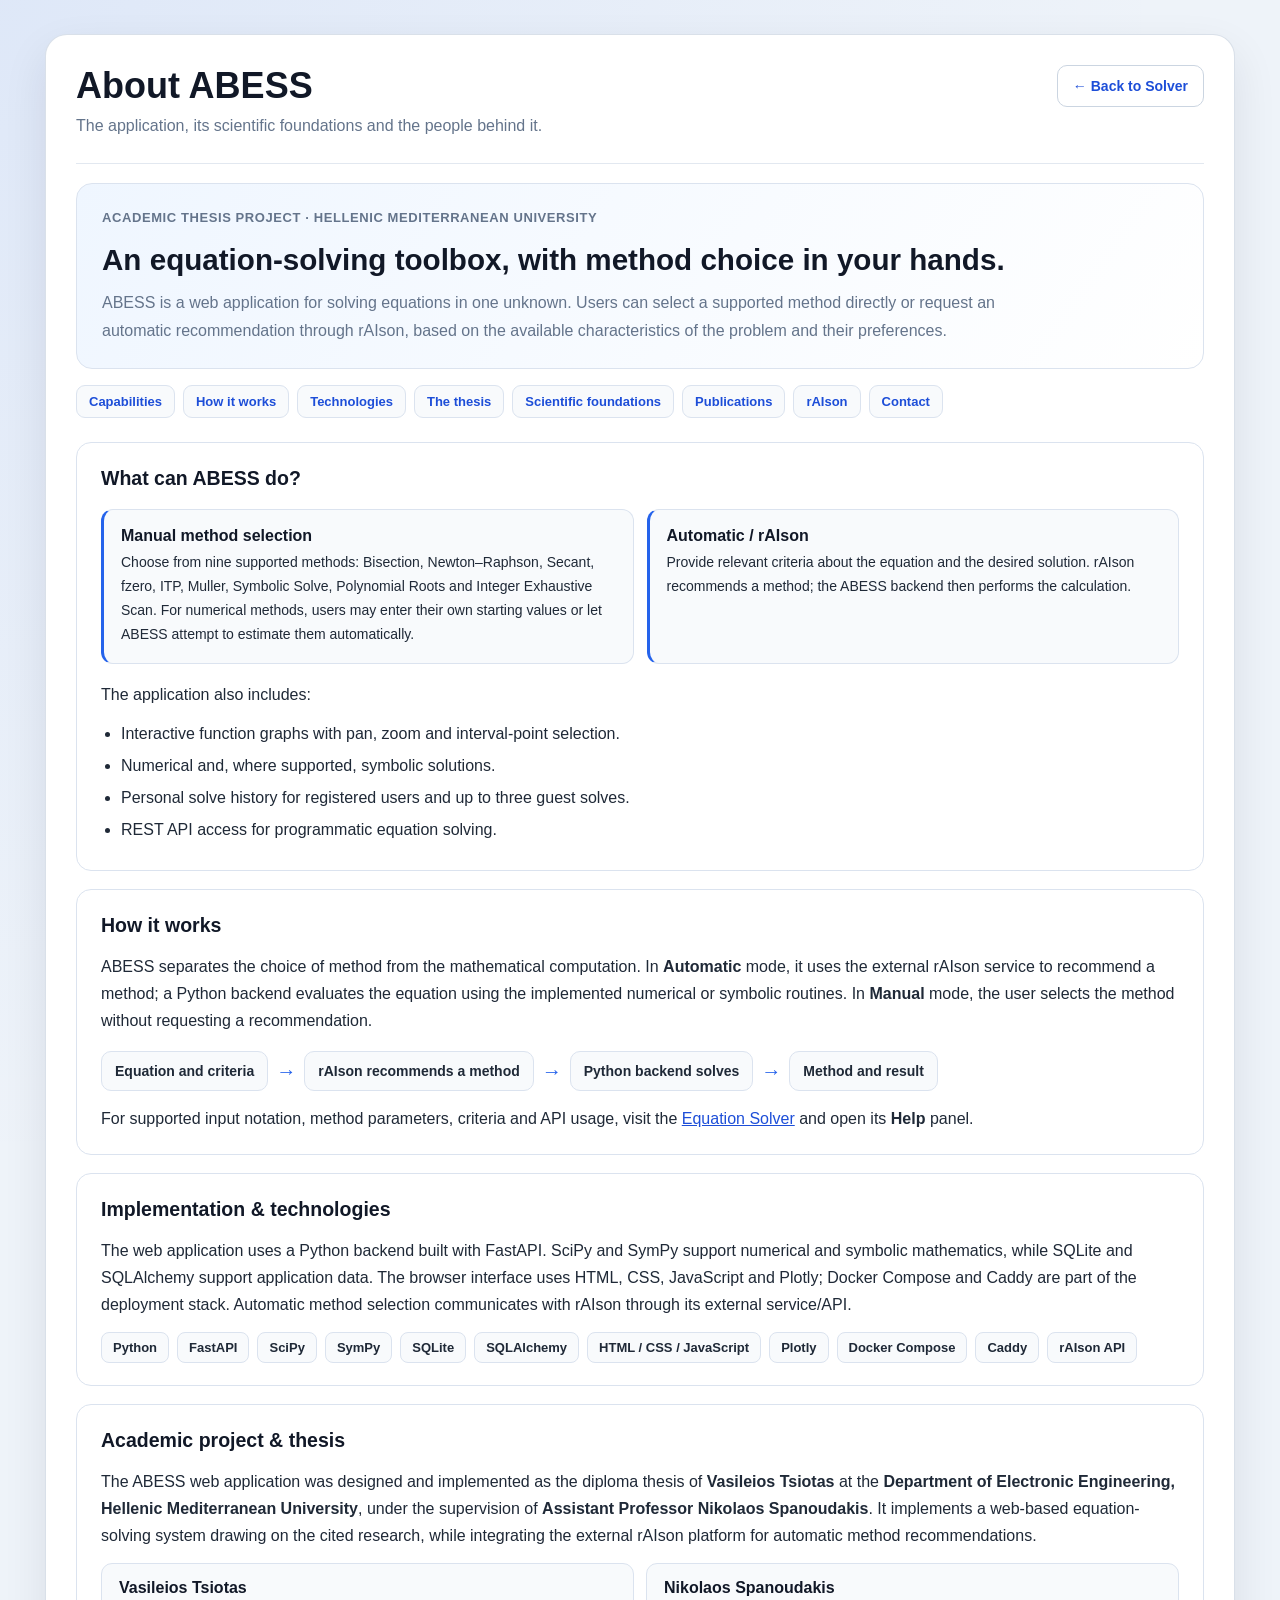
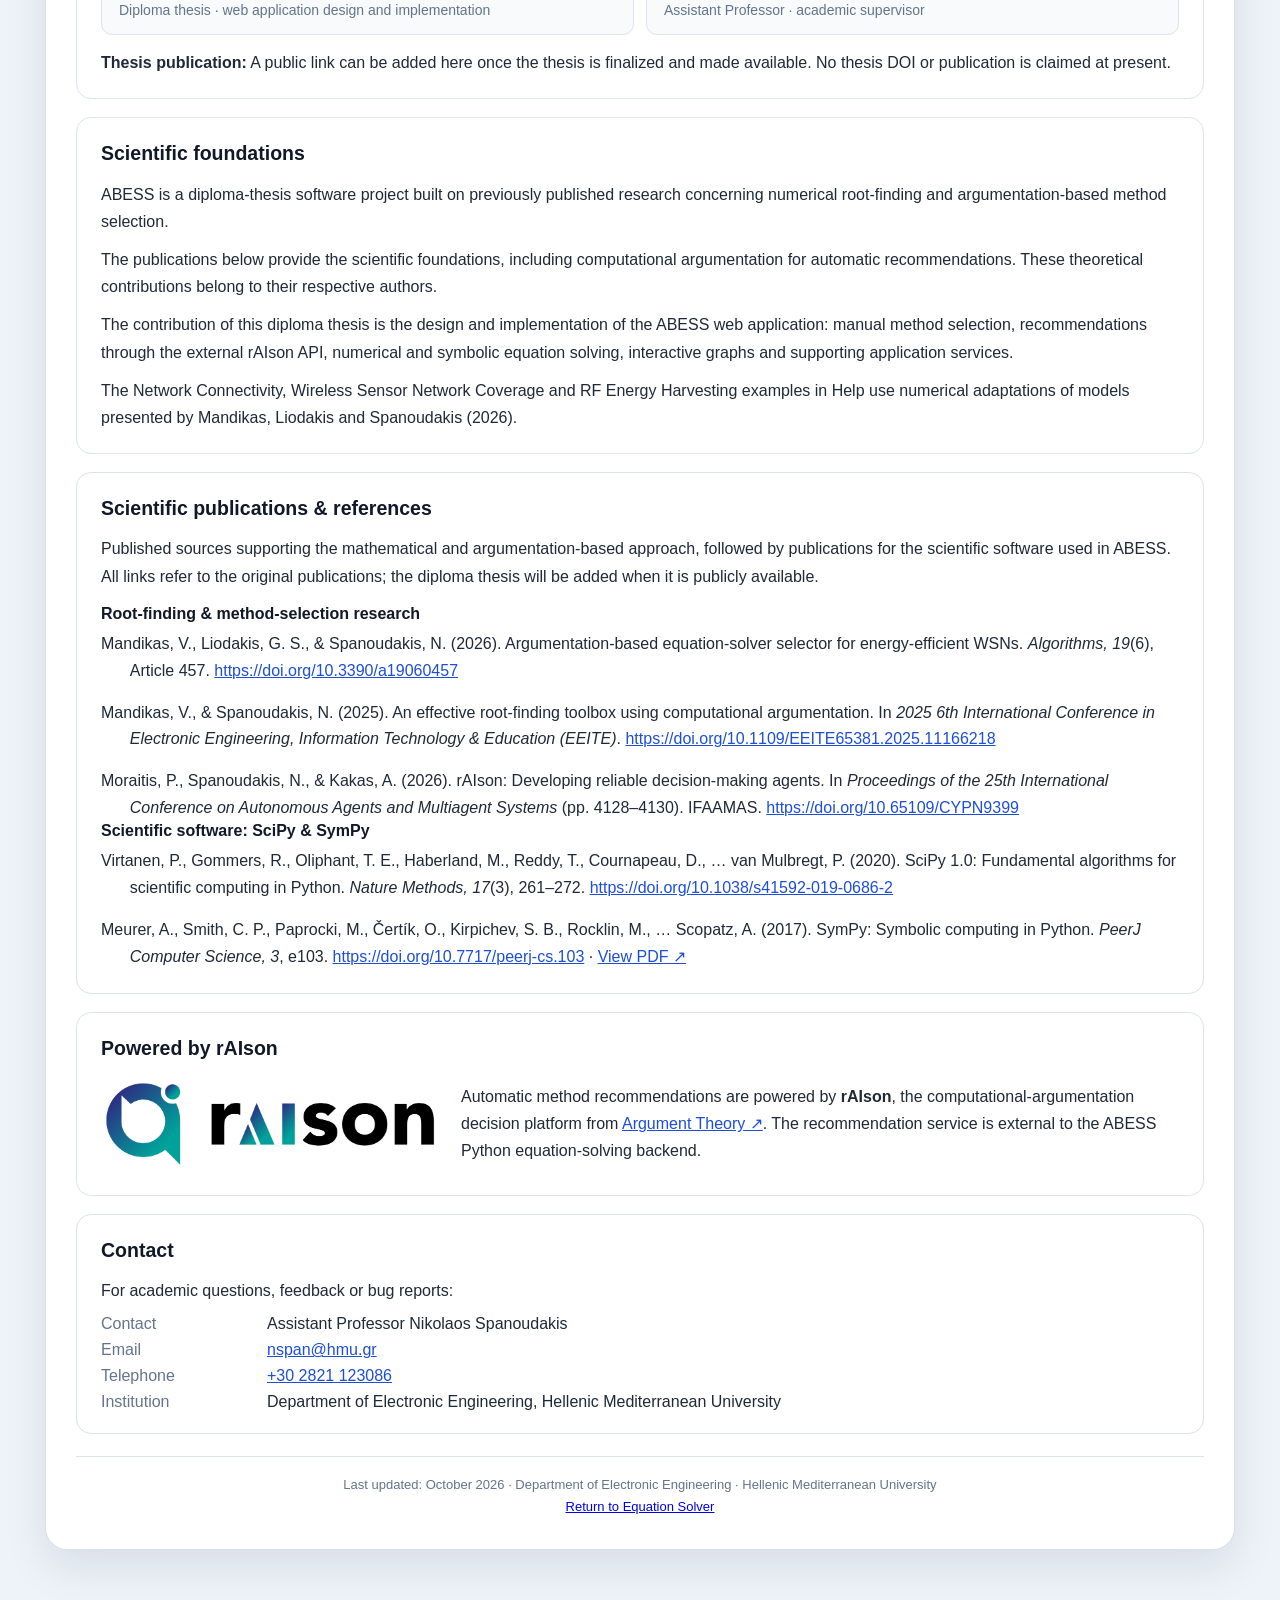
<file: frontend/about.html>
<!DOCTYPE html>
<html lang="en">
<head>
  <meta charset="UTF-8">
  <meta name="viewport" content="width=device-width, initial-scale=1.0">
  <meta name="description" content="About ABESS, a web-based equation-solving toolbox developed as a diploma thesis at the Hellenic Mediterranean University.">
  <title>About ABESS | Equation Solver</title>
  <link rel="stylesheet" href="./assets/css/style.css?v=about-20261017">
  <style>
    /* About-only styles; the site's original stylesheet provides the palette and shell. */
    .about-shell { max-width: 1190px; }
    .about-topbar { align-items: flex-start; gap: 18px; margin-bottom: 12px; }
    .about-topbar .subtitle { margin-bottom: 0; }
    .about-back {
      display: inline-flex; justify-content: center; align-items: center;
      min-height: 42px; padding: 10px 15px; border: 1px solid var(--border-strong);
      border-radius: 10px; background: var(--surface); color: var(--primary-dark);
      font-size: 14px; font-weight: 700; text-decoration: none; white-space: nowrap;
    }
    .about-back:hover { background: var(--primary-soft); }
    .about-back:focus-visible, .about-section-links a:focus-visible,
    .about-card a:focus-visible { outline: 2px solid var(--primary); outline-offset: 3px; }
    .about-intro {
      background: linear-gradient(125deg, var(--surface-blue), var(--surface));
      border: 1px solid var(--border); border-radius: 16px;
      padding: 23px 25px; margin: 19px 0 16px;
    }
    .about-kicker { color: var(--primary-dark); font-size: 13px; letter-spacing: .045em; font-weight: 700; text-transform: uppercase; margin-bottom: 10px; }
    .about-intro h2 { color: var(--text-strong); font-size: clamp(1.35rem, 2.6vw, 1.85rem); line-height: 1.35; margin: 0 0 9px; }
    .about-intro p { color: var(--text-muted); line-height: 1.75; max-width: 900px; }
    .about-section-links { display: flex; flex-wrap: wrap; gap: 8px; margin: 0 0 24px; }
    .about-section-links a { color: var(--primary-dark); background: var(--surface-soft); border: 1px solid var(--border); border-radius: 9px; padding: 8px 12px; text-decoration: none; font-size: 13px; font-weight: 700; }
    .about-section-links a:hover { background: var(--primary-soft); }
    .about-layout { display: grid; gap: 18px; }
    .about-card { background: var(--surface); border: 1px solid var(--border); border-radius: 15px; padding: 22px 24px; min-width: 0; }
    .about-card h2 { font-size: 1.22rem; line-height: 1.4; color: var(--text-strong); margin: 0 0 13px; }
    .about-card h3 { color: var(--text-strong); font-size: 1rem; margin: 0 0 6px; }
    .about-card p { line-height: 1.7; margin-bottom: 11px; }
    .about-card p:last-child { margin-bottom: 0; }
    .about-card a { color: var(--primary-dark); overflow-wrap: anywhere; }
    .about-modes { display: grid; grid-template-columns: repeat(2,minmax(0,1fr)); gap: 13px; margin: 17px 0; }
    .about-mode { background: var(--surface-soft); padding: 17px; border: 1px solid var(--border); border-left: 3px solid var(--primary); border-radius: 12px; }
    .about-mode p { font-size: 14px; margin: 0; }
    .about-features { margin: 8px 0 0; padding-left: 20px; line-height: 1.7; }
    .about-features li { margin: 5px 0; }
    .about-workflow { display: flex; flex-wrap: wrap; gap: 8px; align-items: center; margin: 17px 0 14px; }
    .about-step { background: var(--surface-soft); border: 1px solid var(--border); border-radius: 10px; padding: 11px 13px; font-weight: 600; font-size: 14px; }
    .about-arrow { color: var(--primary); font-size: 20px; }
    .about-team { display: grid; grid-template-columns: repeat(2,minmax(0,1fr)); gap: 12px; margin: 14px 0; }
    .about-person { background: var(--surface-soft); border: 1px solid var(--border); border-radius: 11px; padding: 15px 17px; }
    .about-person strong { display: block; margin-bottom: 4px; color: var(--text-strong); }
    .about-person span { color: var(--text-muted); font-size: 14px; }
    .about-tech-list { display: flex; gap: 8px; flex-wrap: wrap; margin: 14px 0 0; }
    .about-tech-list span { display: inline-block; border: 1px solid var(--border); background: var(--surface-soft); color: var(--text); border-radius: 8px; padding: 7px 11px; font-size: 13px; font-weight: 700; }

    /* ABESS_ABOUT_REFINED_V2: keep uppercase AI on the ordinary text baseline. */
    .about-ref-heading { margin: 19px 0 10px; }
    .about-ref-heading:first-of-type { margin-top: 15px; }
    .about-references { list-style: none; padding: 0; margin: 8px 0 0; }
    .about-references li { padding-left: 1.8em; text-indent: -1.8em; line-height: 1.68; overflow-wrap: anywhere; margin: 0 0 15px; }
    .about-references li:last-child { margin-bottom: 0; }
    .about-powered { display: flex; gap: 20px; align-items: center; flex-wrap: wrap; }
    .about-powered-logo { width: min(100%, 340px); height: auto; display: block; }
    .about-powered-text { flex: 1 1 290px; }
    .about-contact { display: grid; grid-template-columns: minmax(100px,150px) 1fr; gap: 8px 16px; }
    .about-contact dt { color: var(--text-muted); }
    .about-contact dd { margin: 0; overflow-wrap: anywhere; }
    .about-foot { margin-top: 22px; padding-top: 17px; border-top: 1px solid var(--border); color: var(--text-muted); font-size: 13px; text-align: center; line-height: 1.7; }
    @media(max-width: 750px) {
      .about-modes,.about-team { grid-template-columns: 1fr; }
      .about-card { padding: 19px 18px; }
      .about-topbar { flex-wrap: wrap; }
      .about-powered { align-items: flex-start; }
    }
    @media(max-width: 480px) {
      .about-intro { padding: 19px 17px; }
      .about-arrow { display: none; }
      .about-workflow { display: grid; }
      .about-contact { grid-template-columns: 1fr; gap: 3px; }
      .about-contact dd { margin-bottom: 8px; }
    }
  </style>
</head>
<body>
<div class="page">
  <main class="solver-card about-shell">
    <div class="top-bar about-topbar">
      <div>
        <h1>About ABESS</h1>
        <p class="subtitle">The application, its scientific foundations and the people behind it.</p>
      </div>
      <a class="about-back" href="./index.html">← Back to Solver</a>
    </div>

    <section class="about-intro" aria-labelledby="about-intro-title">
      <p class="about-kicker">Academic thesis project · Hellenic Mediterranean University</p>
      <h2 id="about-intro-title">An equation-solving toolbox, with method choice in your hands.</h2>
      <p>ABESS is a web application for solving equations in one unknown. Users can select a supported method directly or request an automatic recommendation through rAIson, based on the available characteristics of the problem and their preferences.</p>
    </section>

    <nav class="about-section-links" aria-label="About page sections">
      <a href="#capabilities">Capabilities</a><a href="#workflow">How it works</a>
      <a href="#technologies">Technologies</a><a href="#thesis">The thesis</a>
      <a href="#research">Scientific foundations</a><a href="#references">Publications</a>
      <a href="#powered">rAIson</a><a href="#contact">Contact</a>
    </nav>

    <div class="about-layout">
      <section id="capabilities" class="about-card" aria-labelledby="about-capabilities-title">
        <h2 id="about-capabilities-title">What can ABESS do?</h2>
        <div class="about-modes">
          <div class="about-mode"><h3>Manual method selection</h3>
            <p>Choose from nine supported methods: Bisection, Newton–Raphson, Secant, fzero, ITP, Muller, Symbolic Solve, Polynomial Roots and Integer Exhaustive Scan. For numerical methods, users may enter their own starting values or let ABESS attempt to estimate them automatically.</p>
          </div>
          <div class="about-mode"><h3>Automatic / rAIson</h3>
            <p>Provide relevant criteria about the equation and the desired solution. rAIson recommends a method; the ABESS backend then performs the calculation.</p>
          </div>
        </div>
        <p>The application also includes:</p>
        <ul class="about-features">
          <li>Interactive function graphs with pan, zoom and interval-point selection.</li>
          <li>Numerical and, where supported, symbolic solutions.</li>
          <li>Personal solve history for registered users and up to three guest solves.</li>
          <li>REST API access for programmatic equation solving.</li>
        </ul>
      </section>

      <section id="workflow" class="about-card" aria-labelledby="about-workflow-title">
        <h2 id="about-workflow-title">How it works</h2>
        <p>ABESS separates the choice of method from the mathematical computation. In <strong>Automatic</strong> mode, it uses the external rAIson service to recommend a method; a Python backend evaluates the equation using the implemented numerical or symbolic routines. In <strong>Manual</strong> mode, the user selects the method without requesting a recommendation.</p>
        <div class="about-workflow" aria-label="Automatic mode workflow">
          <span class="about-step">Equation and criteria</span><span class="about-arrow" aria-hidden="true">→</span>
          <span class="about-step">rAIson recommends a method</span><span class="about-arrow" aria-hidden="true">→</span>
          <span class="about-step">Python backend solves</span><span class="about-arrow" aria-hidden="true">→</span>
          <span class="about-step">Method and result</span>
        </div>
        <p>For supported input notation, method parameters, criteria and API usage, visit the <a href="./index.html">Equation Solver</a> and open its <strong>Help</strong> panel.</p>
      </section>
      <section id="technologies" class="about-card" aria-labelledby="about-tech-title">
        <h2 id="about-tech-title">Implementation &amp; technologies</h2>
        <p>The web application uses a Python backend built with FastAPI. SciPy and SymPy support numerical and symbolic mathematics, while SQLite and SQLAlchemy support application data. The browser interface uses HTML, CSS, JavaScript and Plotly; Docker Compose and Caddy are part of the deployment stack. Automatic method selection communicates with rAIson through its external service/API.</p>
        <div class="about-tech-list" aria-label="Technologies used">
          <span>Python</span><span>FastAPI</span><span>SciPy</span><span>SymPy</span>
          <span>SQLite</span><span>SQLAlchemy</span><span>HTML / CSS / JavaScript</span>
          <span>Plotly</span><span>Docker Compose</span><span>Caddy</span><span>rAIson API</span>
        </div>
      </section>

      <section id="thesis" class="about-card" aria-labelledby="about-thesis-title">
        <h2 id="about-thesis-title">Academic project &amp; thesis</h2>
        <p>The ABESS web application was designed and implemented as the diploma thesis of <strong>Vasileios Tsiotas</strong> at the <strong>Department of Electronic Engineering, Hellenic Mediterranean University</strong>, under the supervision of <strong>Assistant Professor Nikolaos Spanoudakis</strong>. It implements a web-based equation-solving system drawing on the cited research, while integrating the external rAIson platform for automatic method recommendations.</p>
        <div class="about-team">
          <div class="about-person"><strong>Vasileios Tsiotas</strong><span>Diploma thesis · web application design and implementation</span></div>
          <div class="about-person"><strong>Nikolaos Spanoudakis</strong><span>Assistant Professor · academic supervisor</span></div>
        </div>
        <p><strong>Thesis publication:</strong> A public link can be added here once the thesis is finalized and made available. No thesis DOI or publication is claimed at present.</p>
      </section>

      <section id="research" class="about-card" aria-labelledby="about-research-title">
        <h2 id="about-research-title">Scientific foundations</h2>
        <p>ABESS is a diploma-thesis software project built on previously published research concerning numerical root-finding and argumentation-based method selection.</p>
        <p>The publications below provide the scientific foundations, including computational argumentation for automatic recommendations. These theoretical contributions belong to their respective authors.</p>
        <p>The contribution of this diploma thesis is the design and implementation of the ABESS web application: manual method selection, recommendations through the external rAIson API, numerical and symbolic equation solving, interactive graphs and supporting application services.</p>
        <p>The Network Connectivity, Wireless Sensor Network Coverage and RF Energy Harvesting examples in Help use numerical adaptations of models presented by Mandikas, Liodakis and Spanoudakis (2026).</p>
      </section>

      <section id="references" class="about-card" aria-labelledby="about-references-title">
        <h2 id="about-references-title">Scientific publications &amp; references</h2>
        <p>Published sources supporting the mathematical and argumentation-based approach, followed by publications for the scientific software used in ABESS. All links refer to the original publications; the diploma thesis will be added when it is publicly available.</p>
        <h3 class="about-ref-heading">Root-finding &amp; method-selection research</h3>
        <ol class="about-references">
          <li>Mandikas, V., Liodakis, G. S., &amp; Spanoudakis, N. (2026). Argumentation-based equation-solver selector for energy-efficient WSNs. <em>Algorithms, 19</em>(6), Article 457. <a href="https://doi.org/10.3390/a19060457" target="_blank" rel="noopener noreferrer">https://doi.org/10.3390/a19060457</a></li>
          <li>Mandikas, V., &amp; Spanoudakis, N. (2025). An effective root-finding toolbox using computational argumentation. In <em>2025 6th International Conference in Electronic Engineering, Information Technology &amp; Education (EEITE)</em>. <a href="https://doi.org/10.1109/EEITE65381.2025.11166218" target="_blank" rel="noopener noreferrer">https://doi.org/10.1109/EEITE65381.2025.11166218</a></li>
          <li>Moraitis, P., Spanoudakis, N., &amp; Kakas, A. (2026). rAIson: Developing reliable decision-making agents. In <em>Proceedings of the 25th International Conference on Autonomous Agents and Multiagent Systems</em> (pp. 4128–4130). IFAAMAS. <a href="https://doi.org/10.65109/CYPN9399" target="_blank" rel="noopener noreferrer">https://doi.org/10.65109/CYPN9399</a></li>
        </ol>
        <h3 class="about-ref-heading">Scientific software: SciPy &amp; SymPy</h3>
        <ol class="about-references">
          <li>Virtanen, P., Gommers, R., Oliphant, T. E., Haberland, M., Reddy, T., Cournapeau, D., … van Mulbregt, P. (2020). SciPy 1.0: Fundamental algorithms for scientific computing in Python. <em>Nature Methods, 17</em>(3), 261–272. <a href="https://doi.org/10.1038/s41592-019-0686-2" target="_blank" rel="noopener noreferrer">https://doi.org/10.1038/s41592-019-0686-2</a></li>
          <li>Meurer, A., Smith, C. P., Paprocki, M., Čertík, O., Kirpichev, S. B., Rocklin, M., … Scopatz, A. (2017). SymPy: Symbolic computing in Python. <em>PeerJ Computer Science, 3</em>, e103. <a href="https://doi.org/10.7717/peerj-cs.103" target="_blank" rel="noopener noreferrer">https://doi.org/10.7717/peerj-cs.103</a> · <a href="https://peerj.com/articles/cs-103.pdf" target="_blank" rel="noopener noreferrer" aria-label="Open SymPy publication PDF">View PDF ↗</a></li>
        </ol>
      </section>

      <section id="powered" class="about-card" aria-labelledby="about-powered-title">
        <h2 id="about-powered-title">Powered by rAIson</h2>
        <div class="about-powered">
          <img class="about-powered-logo" src="./assets/img/raison-logo.png" alt="rAIson by Argument Theory" width="2048" height="590">
          <div class="about-powered-text">
            <p>Automatic method recommendations are powered by <strong>rAIson</strong>, the computational-argumentation decision platform from <a href="https://www.argument-theory.com/" target="_blank" rel="noopener noreferrer">Argument Theory ↗</a>. The recommendation service is external to the ABESS Python equation-solving backend.</p>
          </div>
        </div>
      </section>

      <section id="contact" class="about-card" aria-labelledby="about-contact-title">
        <h2 id="about-contact-title">Contact</h2>
        <p>For academic questions, feedback or bug reports:</p>
        <dl class="about-contact">
          <dt>Contact</dt><dd>Assistant Professor Nikolaos Spanoudakis</dd>
          <dt>Email</dt><dd><a href="mailto:nspan@hmu.gr">nspan@hmu.gr</a></dd>
          <dt>Telephone</dt><dd><a href="tel:+302821123086">+30 2821 123086</a></dd>
          <dt>Institution</dt><dd>Department of Electronic Engineering, Hellenic Mediterranean University</dd>
        </dl>
      </section>
    </div>
    <footer class="about-foot">Last updated: October 2026 · Department of Electronic Engineering · Hellenic Mediterranean University<br><a href="./index.html">Return to Equation Solver</a></footer>
  </main>
</div>
</body>
</html>
</file>
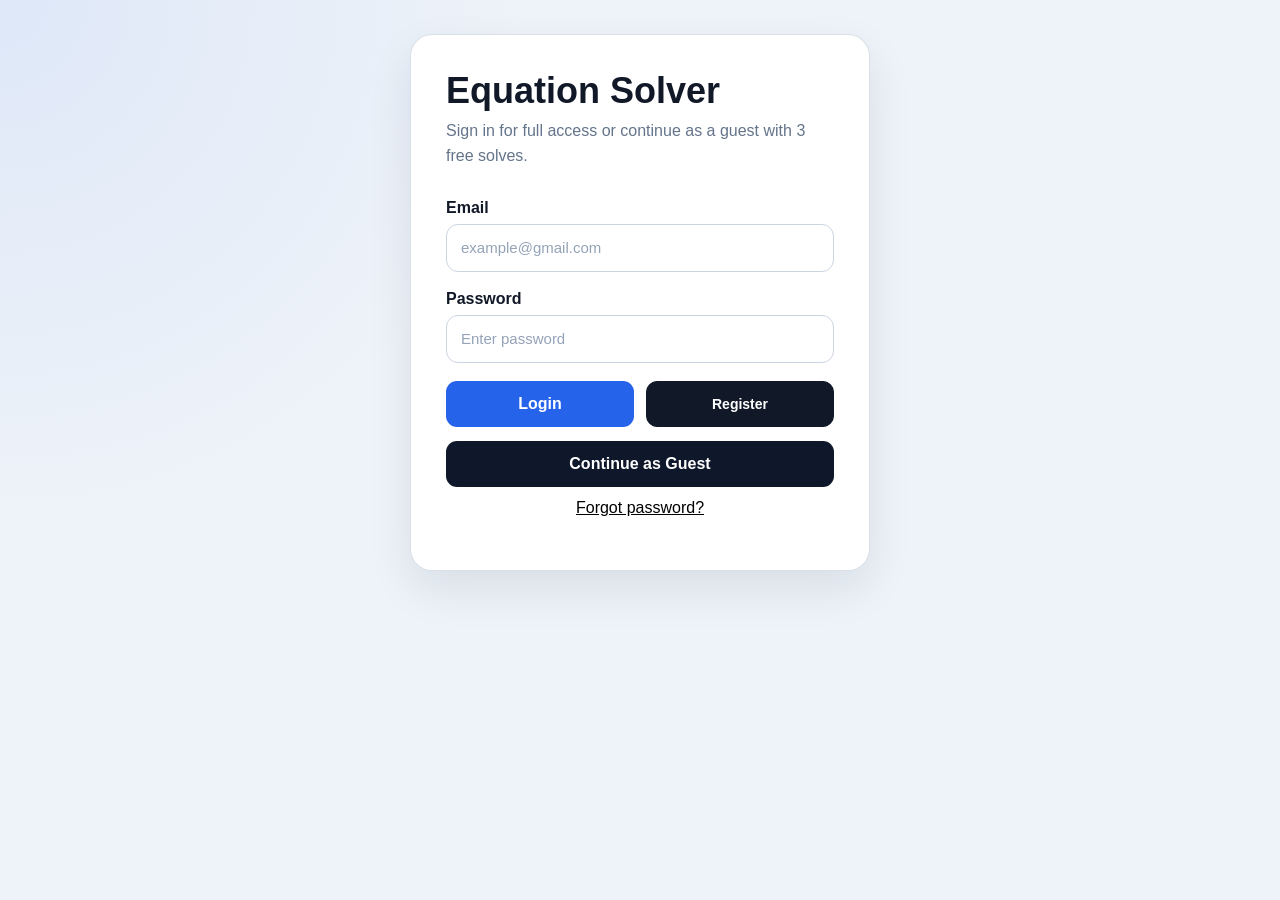
<file: frontend/admin-help.html>
<!DOCTYPE html>
<html lang="en">
<head>
    <meta charset="UTF-8">

    <meta
        name="viewport"
        content="width=device-width, initial-scale=1.0"
    >

    <meta
        name="robots"
        content="noindex,nofollow,noarchive"
    >

    <title>Administrator Manual - Equation Solver</title>

    <link
        rel="stylesheet"
        href="./assets/css/admin.css?v=1"
    >

    <style>
        .manual-loader-page {
            max-width: 900px;
            margin: 0 auto;
            padding: 40px 20px;
        }

        .manual-loader-card {
            padding: 24px;
            border-radius: 14px;
            background: #ffffff;
            box-shadow: 0 8px 30px rgba(0, 0, 0, 0.10);
        }

        .hidden {
            display: none !important;
        }
    </style>
</head>

<body>

<main class="manual-loader-page">

    <section class="manual-loader-card">

        <h1>Administrator Manual</h1>

        <p id="manualLoading">
            Verifying administrator access and loading the manual...
        </p>

        <div
            id="manualAccessError"
            class="admin-message error hidden"
        >
            Administrator access is required.
        </div>

        <p>
            <a href="./index.html">
                Back to Equation Solver
            </a>
        </p>

    </section>

</main>

<script>
    (async function loadProtectedManual() {

        const token =
            localStorage.getItem("access_token");

        const accessMode =
            localStorage.getItem("access_mode");

        const loading =
            document.getElementById("manualLoading");

        const errorBox =
            document.getElementById("manualAccessError");


        function clearAuthState() {
            localStorage.removeItem("access_token");
            localStorage.removeItem("access_mode");
            localStorage.removeItem("user_email");
        }


        function redirectToSolver() {
            window.location.href =
                "./index.html";
        }


        if (
            !token ||
            accessMode !== "registered"
        ) {
            redirectToSolver();
            return;
        }


        try {

            const response =
                await fetch(
                    "/api/admin/manual-content",
                    {
                        method: "GET",
                        headers: {
                            "Authorization":
                                `Bearer ${token}`,
                            "Accept":
                                "text/html"
                        },
                        cache: "no-store"
                    }
                );


            if (response.status === 401) {
                clearAuthState();
                redirectToSolver();
                return;
            }


            if (response.status === 403) {

                if (loading) {
                    loading.classList.add(
                        "hidden"
                    );
                }

                if (errorBox) {
                    errorBox.classList.remove(
                        "hidden"
                    );
                }

                return;
            }


            if (!response.ok) {
                throw new Error(
                    "MANUAL_LOAD_FAILED"
                );
            }


            const html =
                await response.text();

            document.open();
            document.write(html);
            document.close();


        } catch (error) {

            console.error(
                "Administrator manual load failed.",
                error
            );

            if (loading) {
                loading.textContent =
                    "The administrator manual could not be loaded.";
            }
        }

    })();
</script>

</body>
</html>
</file>
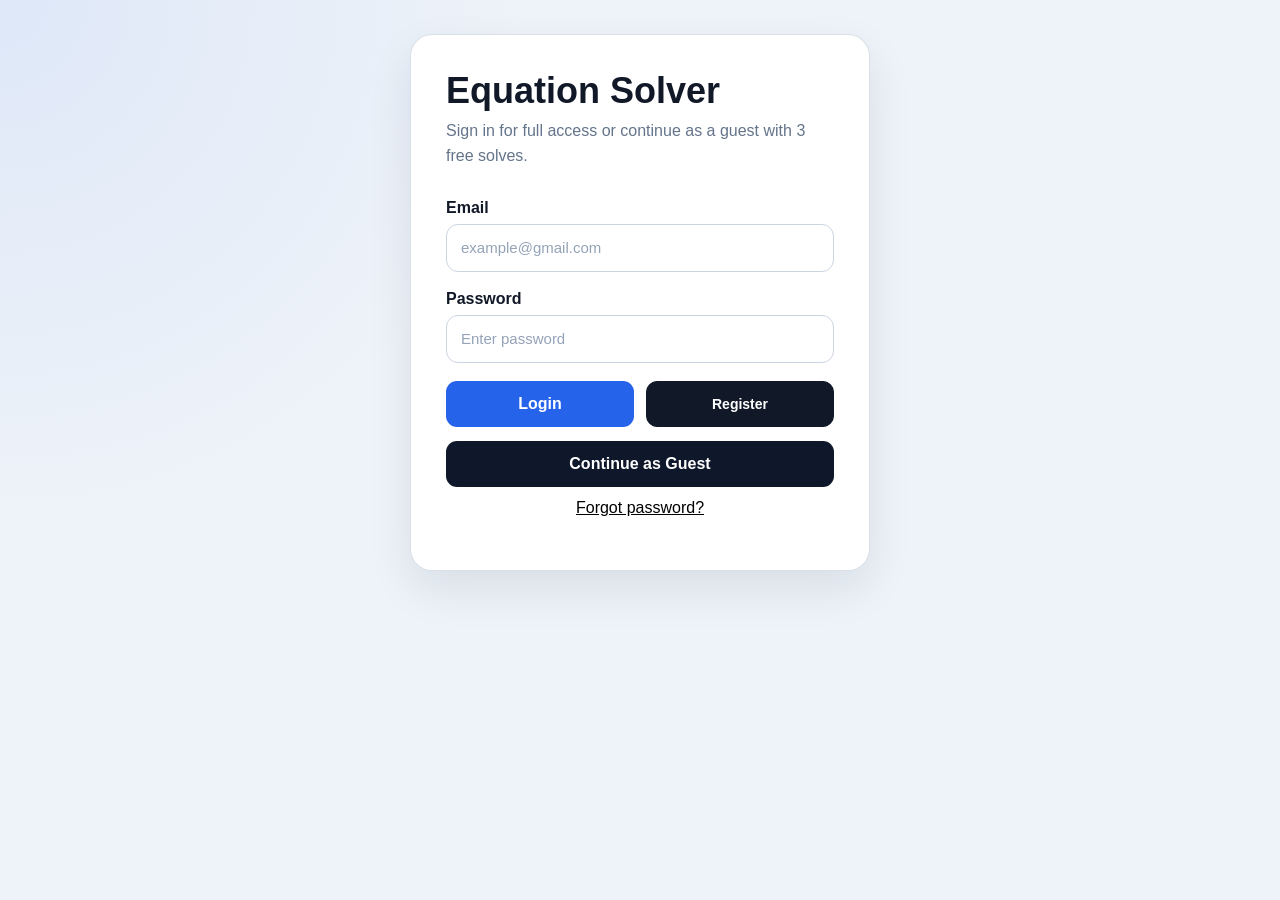
<file: frontend/admin.html>
<!DOCTYPE html>
<html lang="en">
<head>
    <meta charset="UTF-8">

    <meta
        name="viewport"
        content="width=device-width, initial-scale=1.0"
    >

    <title>Admin Dashboard - Equation Solver</title>

    <link
        rel="stylesheet"
        href="./assets/css/admin.css?v=1"
    >

    <style>
        .admin-method-summary { padding: 0 24px 22px; margin: 0; }
        .admin-summary-metrics {
            display: grid; grid-template-columns: repeat(3, minmax(0, 1fr));
            gap: 12px; margin: 0;
        }
        .admin-summary-metric {
            padding: 15px 18px; border: 1px solid #e2e8f0;
            border-radius: 12px; background: #f8fafc;
        }
        .admin-summary-metric dt { font-size: 12px; font-weight: 600; color: #526176; line-height: 1.5; }
        .admin-summary-metric dd {
            margin: 5px 0 0; font-size: 26px; font-weight: 700;
            line-height: 1.2; color: #15243b; font-variant-numeric: tabular-nums;
        }
        .admin-summary-metric--success { background: #f2fbf6; border-color: #d8eee1; }
        .admin-summary-metric--success dd { color: #187447; }
        .admin-summary-metric--failed { background: #fff6f5; border-color: #f3dedb; }
        .admin-summary-metric--failed dd { color: #b43e37; }
        .admin-method-summary .admin-summary-caption {
            margin: 12px 0 0; color: #64748b; font-size: 12px; line-height: 1.7;
        }
        .admin-summary-details { margin-top: 10px; color: #64748b; font-size: 12px; line-height: 1.7; }
        .admin-summary-details summary { cursor: pointer; width: fit-content; color: #475569; font-weight: 600; }
        .admin-summary-details summary:hover { color: #1d4ed8; }
        .admin-summary-details summary:focus-visible { outline: 2px solid #2563eb; outline-offset: 4px; border-radius: 3px; }
        .admin-summary-details p { margin: 8px 0 0; max-width: 78ch; }
        @media (max-width: 540px) {
            .admin-method-summary { padding: 0 16px 18px; }
            .admin-summary-metrics { gap: 8px; }
            .admin-summary-metric { padding: 12px 10px; border-radius: 10px; }
            .admin-summary-metric dd { font-size: 22px; }
            .admin-summary-metric dt { font-size: 11px; }
        }
    </style>
</head>

<body>

<main class="admin-page">

    <header class="admin-header">

        <div>
            <h1>Admin Dashboard</h1>

            <p class="admin-subtitle">
                Equation Solver Administration
            </p>
        </div>

        <div class="admin-header-actions">

            <span id="adminUserEmail" class="admin-user-email">
                Admin
            </span>

            <button
                type="button"
                id="backToSolverButton"
                class="btn-secondary"
            >
                Back to Solver
            </button>

            <button
                type="button"
                id="adminHelpButton"
                class="btn-secondary"
            >
                Manual
            </button>

            <button
                type="button"
                id="adminLogoutButton"
                class="btn-danger"
            >
                Logout
            </button>

        </div>

    </header>


    <div
        id="adminMessage"
        class="admin-message hidden"
    ></div>


    <section
        id="adminLoading"
        class="admin-loading"
    >
        Loading admin data...
    </section>


    <section
        id="adminContent"
        class="admin-content hidden"
    >

        <!-- ============================== -->
        <!-- SUMMARY STATISTICS -->
        <!-- ============================== -->

        <section class="admin-section">

            <div class="section-heading">
                <div>
                    <h2>Overview</h2>

                    <p>
                        Summary of application usage and system activity.
                    </p>
                </div>

                <button
                    type="button"
                    id="refreshAdminButton"
                    class="btn-secondary"
                >
                    Refresh
                </button>
            </div>


            <div class="stats-grid">

                <article class="stat-card">
                    <span class="stat-label">
                        Registered Users
                    </span>

                    <strong
                        id="statTotalUsers"
                        class="stat-value"
                    >
                        0
                    </strong>
                </article>


                <article class="stat-card">
                    <span class="stat-label">
                        Total Attempts
                    </span>

                    <strong
                        id="statTotalAttempts"
                        class="stat-value"
                    >
                        0
                    </strong>
                </article>


                <article class="stat-card">
                    <span class="stat-label">
                        Successful
                    </span>

                    <strong
                        id="statSuccessfulAttempts"
                        class="stat-value"
                    >
                        0
                    </strong>
                </article>


                <article class="stat-card">
                    <span class="stat-label">
                        Failed
                    </span>

                    <strong
                        id="statFailedAttempts"
                        class="stat-value"
                    >
                        0
                    </strong>
                </article>


                <article class="stat-card">
                    <span class="stat-label">
                        Manual Requests
                    </span>

                    <strong
                        id="statManualAttempts"
                        class="stat-value"
                    >
                        0
                    </strong>
                </article>


                <article class="stat-card">
                    <span class="stat-label">
                        Automatic Requests
                    </span>

                    <strong
                        id="statRaisonAttempts"
                        class="stat-value"
                    >
                        0
                    </strong>
                </article>


                <article class="stat-card">
                    <span class="stat-label">
                        Web Requests
                    </span>

                    <strong
                        id="statWebRequests"
                        class="stat-value"
                    >
                        0
                    </strong>
                </article>


                <article class="stat-card">
                    <span class="stat-label">
                        API Requests
                    </span>

                    <strong
                        id="statApiRequests"
                        class="stat-value"
                    >
                        0
                    </strong>
                </article>


                <article class="stat-card">
                    <span class="stat-label">
                        Guest Users
                    </span>

                    <strong
                        id="statGuestRecords"
                        class="stat-value"
                    >
                        0
                    </strong>
                </article>


                <article class="stat-card">
                    <span class="stat-label">
                        Guest Attempts
                    </span>

                    <strong
                        id="statGuestAttempts"
                        class="stat-value"
                    >
                        0
                    </strong>
                </article>


                <article class="stat-card">
                    <span class="stat-label">
                        Verified Users
                    </span>

                    <strong
                        id="statVerifiedUsers"
                        class="stat-value"
                    >
                        0
                    </strong>
                </article>

            </div>

        </section>


        <!-- ============================== -->
        <!-- METHOD USAGE -->
        <!-- ============================== -->

        <section class="admin-section">

            <div class="section-heading">

                <div>
                    <h2>Method Usage</h2>

                    <p>
                        Solving attempts and outcomes for each supported method,
                        including methods selected by rAIson.
                    </p>
                </div>

            </div>

            <div id="methodUsageSummary" class="admin-method-summary" aria-live="polite">
                Loading statistics...
            </div>

            <div class="table-wrapper">

                <table class="admin-table">

                    <thead>
                        <tr>
                            <th>Method</th>
                            <th>Attempts</th>
                            <th>Successful</th>
                            <th>Failed</th>
                        </tr>
                    </thead>

                    <tbody id="methodUsageTableBody">

                        <tr>
                            <td colspan="4">
                                No method statistics loaded.
                            </td>
                        </tr>

                    </tbody>

                </table>

            </div>

        </section>


        <!-- ============================== -->
        <!-- RAISON METHOD SELECTION -->
        <!-- ============================== -->

        <section class="admin-section">

            <div class="section-heading">
                <div>
                    <h2>Raison method selection</h2>

                    <p>
                        Successful means a supported method was selected.
                        Solving outcomes are counted separately in Method Usage.
                    </p>
                </div>
            </div>

            <div id="raisonSelectionSummary" class="admin-method-summary" aria-live="polite">
                Loading statistics...
            </div>

            <div class="table-wrapper">
                <table class="admin-table">
                    <thead>
                        <tr>
                            <th>Method</th>
                            <th>Attempts</th>
                            <th>Successful</th>
                            <th>Failed</th>
                        </tr>
                    </thead>
                    <tbody id="raisonMethodSelectionTableBody">
                        <tr>
                            <td colspan="4">
                                No rAIson selection statistics loaded.
                            </td>
                        </tr>
                    </tbody>
                </table>
            </div>

        </section>


        <!-- ============================== -->
        <!-- NAVIGATION TABS -->
        <!-- ============================== -->

        <section class="admin-section">

            <div class="admin-tabs">

                <button
                    type="button"
                    class="admin-tab active"
                    data-tab="users"
                >
                    Users
                </button>

                <button
                    type="button"
                    class="admin-tab"
                    data-tab="history"
                >
                    Solve History
                </button>

                <button
                    type="button"
                    class="admin-tab"
                    data-tab="guests"
                >
                    Guests
                </button>

            </div>


            <!-- ========================== -->
            <!-- USERS -->
            <!-- ========================== -->

            <div
                id="usersTab"
                class="tab-panel"
            >

                <div class="table-heading">
                    <div>
                        <h2>Registered Users</h2>

                        <p>
                            User accounts registered in the application.
                        </p>
                    </div>

                    <span
                        id="usersCount"
                        class="record-count"
                    >
                        0 records
                    </span>
                </div>


                <div class="table-wrapper">

                    <table class="admin-table">

                        <thead>
                            <tr>
                                <th>ID</th>
                                <th>Email</th>
                                <th>Role</th>
                                <th>Verified</th>
                                <th>Active</th>
                                <th>Created</th>
                                <th>History</th>
                            </tr>
                        </thead>

                        <tbody id="usersTableBody">

                            <tr>
                                <td colspan="7">
                                    No users loaded.
                                </td>
                            </tr>

                        </tbody>

                    </table>

                </div>

            </div>


            <!-- ========================== -->
            <!-- HISTORY -->
            <!-- ========================== -->

            <div
                id="historyTab"
                class="tab-panel hidden"
            >

                <div class="table-heading">

                    <div>
                        <h2>Solve History</h2>

                        <p>
                            Detailed record of successful and failed
                            equation-solving attempts, including method
                            selection, request origin and rAIson information.
                        </p>
                    </div>

                    <div class="admin-header-actions">

                        <span
                            id="historyFilterStatus"
                            class="record-count"
                        >
                            Showing all users
                        </span>

                        <button
                            type="button"
                            id="clearHistoryFilterButton"
                            class="btn-secondary hidden"
                        >
                            Show All Users
                        </button>

                        <span
                            id="historyCount"
                            class="record-count"
                        >
                            0 records
                        </span>

                    </div>

                </div>


                <div class="table-wrapper">

                    <table class="admin-table">

                        <thead>
                            <tr>
                                <th>ID</th>
                                <th>User</th>
                                <th>Equation</th>
                                <th>Method</th>
                                <th>Status</th>
                                <th>Result / Error</th>
                                <th>Selection</th>
                                <th>Request</th>
                                <th>Iterations</th>
                                <th>rAIson Suggested</th>
                                <th>rAIson Explanation</th>
                                <th>Date</th>
                            </tr>
                        </thead>

                        <tbody id="historyTableBody">

                            <tr>
                                <td colspan="12">
                                    No history loaded.
                                </td>
                            </tr>

                        </tbody>

                    </table>

                </div>

            </div>


            <!-- ========================== -->
            <!-- GUESTS -->
            <!-- ========================== -->

            <div
                id="guestsTab"
                class="tab-panel hidden"
            >

                <div class="table-heading">

                    <div>
                        <h2>Guest Usage</h2>

                        <p>
                            Application usage without a registered account.
                        </p>
                    </div>

                    <span
                        id="guestsCount"
                        class="record-count"
                    >
                        0 records
                    </span>

                </div>


                <div class="table-wrapper">

                    <table class="admin-table">

                        <thead>
                            <tr>
                                <th>ID</th>
                                <th>Guest ID</th>
                                <th>Attempts</th>
                                <th>Created</th>
                                <th>Last Used</th>
                            </tr>
                        </thead>

                        <tbody id="guestsTableBody">

                            <tr>
                                <td colspan="5">
                                    No guest usage loaded.
                                </td>
                            </tr>

                        </tbody>

                    </table>

                </div>

            </div>

        </section>

    </section>

</main>


<script src="./assets/js/admin.js?v=6"></script>

</body>
</html>
</file>
<file: frontend/assets/css/style.css>
* {
    margin: 0;
    padding: 0;
    box-sizing: border-box;
}

:root {
    --page-bg: #eef3f9;
    --surface: #ffffff;
    --surface-soft: #f8fafc;
    --surface-blue: #eff6ff;
    --border: #dbe3ef;
    --border-strong: #cbd5e1;
    --text: #1f2937;
    --text-strong: #111827;
    --text-muted: #64748b;
    --primary: #2563eb;
    --primary-dark: #1d4ed8;
    --primary-soft: #dbeafe;
    --success: #059669;
    --success-soft: #ecfdf5;
    --danger: #dc2626;
    --danger-soft: #fef2f2;
    --shadow: 0 18px 45px rgba(15, 23, 42, 0.09);
}

body {
    min-width: 320px;
    font-family: Arial, sans-serif;
    background:
        radial-gradient(circle at top left, rgba(37, 99, 235, 0.08), transparent 34%),
        var(--page-bg);
    color: var(--text);
}

button,
input,
select {
    font: inherit;
}

button {
    -webkit-tap-highlight-color: transparent;
}

.page {
    min-height: 100vh;
    display: flex;
    justify-content: center;
    align-items: flex-start;
    padding: 34px 24px 52px;
}

.solver-card,
.auth-card {
    width: 100%;
    background: var(--surface);
    border: 1px solid rgba(203, 213, 225, 0.72);
    border-radius: 22px;
    box-shadow: var(--shadow);
}

.solver-card {
    max-width: 1500px;
    padding: 30px;
}

.auth-card {
    max-width: 460px;
    padding: 35px;
}

h1 {
    font-size: clamp(1.8rem, 3vw, 2.25rem);
    line-height: 1.15;
    margin-bottom: 8px;
    color: var(--text-strong);
}

.subtitle {
    color: var(--text-muted);
    line-height: 1.55;
    margin-bottom: 30px;
}

.form-group {
    margin-bottom: 18px;
}

label {
    display: block;
    margin-bottom: 7px;
    color: var(--text-strong);
    font-weight: 700;
}

input,
select {
    width: 100%;
    min-height: 48px;
    padding: 12px 14px;
    color: var(--text);
    background: #ffffff;
    border: 1px solid var(--border-strong);
    border-radius: 12px;
    font-size: 15px;
    transition:
        border-color 0.18s ease,
        box-shadow 0.18s ease,
        background 0.18s ease;
}

input::placeholder {
    color: #94a3b8;
}

input:focus,
select:focus {
    outline: none;
    border-color: var(--primary);
    box-shadow: 0 0 0 4px rgba(37, 99, 235, 0.12);
}

.form-row {
    display: grid;
    grid-template-columns: minmax(0, 1fr) minmax(0, 1fr);
    gap: 14px;
}

.btn-primary,
.btn-secondary,
.btn-guest {
    min-height: 46px;
    border-radius: 11px;
    font-weight: 700;
    transition:
        transform 0.15s ease,
        background 0.15s ease,
        border-color 0.15s ease,
        opacity 0.15s ease;
}

.btn-primary {
    width: 100%;
    padding: 13px 18px;
    color: #ffffff;
    background: var(--primary);
    border: none;
    font-size: 16px;
    cursor: pointer;
}

.btn-primary:hover {
    background: var(--primary-dark);
    transform: translateY(-1px);
}

.btn-primary:disabled {
    background: #93c5fd;
    cursor: not-allowed;
    transform: none;
}

.btn-secondary {
    padding: 10px 15px;
    color: #ffffff;
    background: #111827;
    border: 1px solid #111827;
    font-size: 14px;
    cursor: pointer;
    white-space: nowrap;
}

.btn-secondary:hover {
    background: #334155;
    border-color: #334155;
    transform: translateY(-1px);
}

.btn-secondary:disabled {
    opacity: 0.55;
    cursor: not-allowed;
    transform: none;
}

.auth-actions {
    display: grid;
    grid-template-columns: 1fr 1fr;
    gap: 12px;
    margin-top: 8px;
}

.auth-secondary {
    width: 100%;
    padding: 13px;
}

.btn-guest {
    width: 100%;
    padding: 13px;
    margin-top: 14px;
    color: #ffffff;
    background: #0f172a;
    border: none;
    font-size: 16px;
    cursor: pointer;
}

.btn-guest:hover {
    background: #1e293b;
}

.auth-message {
    margin-top: 18px;
    font-size: 14px;
    line-height: 1.45;
}

.auth-message.success {
    color: #047857;
}

.auth-message.error {
    color: #b91c1c;
}

/* Header */

.top-bar {
    display: flex;
    justify-content: space-between;
    align-items: flex-start;
    gap: 24px;
    padding-bottom: 24px;
    margin-bottom: 26px;
    border-bottom: 1px solid #e2e8f0;
}

.top-bar .subtitle {
    max-width: 720px;
    margin-bottom: 0;
}

.user-panel {
    min-width: 230px;
    display: flex;
    flex-direction: column;
    align-items: flex-end;
    gap: 9px;
}

.user-actions {
    display: flex;
    justify-content: flex-end;
    flex-wrap: wrap;
    gap: 8px;
}

#userStatus {
    color: #334155;
    font-size: 14px;
    font-weight: 700;
    text-align: right;
}

/* Main two-column workspace */

.solver-layout {
    display: grid;
    grid-template-columns: minmax(350px, 440px) minmax(0, 1fr);
    align-items: start;
    gap: 26px;
}

.solver-controls,
.solver-results {
    min-width: 0;
    border: 1px solid var(--border);
    border-radius: 18px;
}

.solver-controls {
    padding: 22px;
    background: var(--surface-soft);
}

.solver-results {
    min-height: 620px;
    padding: 22px;
    background: #ffffff;
}

.panel-heading {
    margin-bottom: 20px;
}

.panel-heading h2 {
    margin-bottom: 6px;
    color: var(--text-strong);
    font-size: 20px;
}

.panel-heading p {
    color: var(--text-muted);
    font-size: 14px;
    line-height: 1.5;
}

.solve-actions {
    display: grid;
    grid-template-columns: minmax(0, 1fr) minmax(0, 1fr);
    gap: 12px;
    margin-top: 4px;
}

.solve-actions .btn-primary,
.solve-actions .btn-secondary {
    width: 100%;
    min-height: 50px;
    padding: 13px 16px;
    font-size: 15px;
}

/* Criteria multi-select dropdown */

.criteria-box {
    position: relative;
    margin-bottom: 20px;
    padding: 0;
    background: transparent;
    border: none;
    border-radius: 14px;
}

.criteria-toggle {
    width: 100%;
    min-height: 62px;
    display: flex;
    justify-content: space-between;
    align-items: center;
    gap: 16px;
    padding: 13px 15px;
    color: var(--text);
    background: #ffffff;
    border: 1px solid var(--border-strong);
    border-radius: 13px;
    cursor: pointer;
    text-align: left;
    transition:
        border-color 0.18s ease,
        box-shadow 0.18s ease,
        background 0.18s ease;
}

.criteria-toggle:hover {
    background: #f8fbff;
    border-color: #93c5fd;
}

.criteria-toggle:focus-visible {
    outline: none;
    border-color: var(--primary);
    box-shadow: 0 0 0 4px rgba(37, 99, 235, 0.12);
}

.criteria-toggle-main {
    min-width: 0;
    display: flex;
    flex-direction: column;
    gap: 4px;
}

.criteria-toggle-title {
    color: var(--text-strong);
    font-weight: 750;
}

.criteria-summary {
    color: var(--text-muted);
    font-size: 13px;
    line-height: 1.35;
}

.criteria-chevron {
    flex: 0 0 auto;
    color: #475569;
    font-size: 17px;
    transition: transform 0.2s ease;
}

.criteria-box.open .criteria-chevron {
    transform: rotate(180deg);
}

.criteria-dropdown {
    position: relative;
    z-index: 5;
    margin-top: 8px;
    padding: 12px;
    background: #ffffff;
    border: 1px solid var(--border);
    border-radius: 14px;
    box-shadow: 0 16px 34px rgba(15, 23, 42, 0.12);
}

.criteria-description {
    padding: 2px 3px 11px;
    color: var(--text-muted);
    font-size: 13px;
    line-height: 1.45;
}

.criteria-menu {
    max-height: 330px;
    overflow-y: auto;
    overscroll-behavior: contain;
    padding-right: 4px;
    scrollbar-width: thin;
    scrollbar-color: #cbd5e1 transparent;
}

.criteria-grid {
    display: grid;
    grid-template-columns: 1fr;
    gap: 8px;
}

.criteria-menu label {
    display: flex;
    align-items: flex-start;
    gap: 10px;
    min-height: 46px;
    margin: 0;
    padding: 11px 12px;
    color: #334155;
    background: #ffffff;
    border: 1px solid #e2e8f0;
    border-radius: 11px;
    font-size: 14px;
    font-weight: 600;
    line-height: 1.35;
    cursor: pointer;
    transition:
        border-color 0.15s ease,
        background 0.15s ease,
        transform 0.15s ease;
}

.criteria-menu label:hover {
    background: var(--surface-blue);
    border-color: #93c5fd;
    transform: translateY(-1px);
}

.criteria-menu input {
    width: 17px;
    min-height: 17px;
    height: 17px;
    flex: 0 0 17px;
    margin-top: 1px;
    padding: 0;
    accent-color: var(--primary);
    cursor: pointer;
}

.criteria-menu label:has(input:checked) {
    color: #1e3a8a;
    background: var(--primary-soft);
    border-color: var(--primary);
}

/* Result area */

.result-box {
    min-height: 190px;
    margin-top: 0;
}

.result-placeholder {
    min-height: 190px;
    display: flex;
    flex-direction: column;
    justify-content: center;
    align-items: center;
    gap: 9px;
    padding: 28px;
    color: var(--text-muted);
    background: var(--surface-soft);
    border: 1px dashed #cbd5e1;
    border-radius: 15px;
    text-align: center;
}

.result-placeholder strong {
    color: #334155;
    font-size: 17px;
}

.result-placeholder p {
    max-width: 480px;
    font-size: 14px;
    line-height: 1.5;
}

.result-loading,
.result-success,
.result-error {
    padding: 22px;
    border-radius: 15px;
}

.result-loading {
    min-height: 190px;
    display: flex;
    flex-direction: column;
    justify-content: center;
    align-items: center;
    gap: 18px;
    color: var(--primary-dark);
    background: var(--surface-blue);
    border: 1px solid #bfdbfe;
    text-align: center;
}

.result-loading strong {
    line-height: 1.5;
}

.solve-timer {
    display: inline-flex;
    align-items: center;
    justify-content: center;
    gap: 10px;
    min-width: 94px;
    padding: 9px 13px;
    color: #1e3a8a;
    background: #ffffff;
    border: 1px solid #bfdbfe;
    border-radius: 999px;
    font-size: 15px;
    font-variant-numeric: tabular-nums;
    font-weight: 800;
    box-shadow: 0 5px 14px rgba(37, 99, 235, 0.09);
}

.loading-spinner {
    width: 18px;
    height: 18px;
    display: inline-block;
    flex: 0 0 18px;
    border: 3px solid #bfdbfe;
    border-top-color: var(--primary);
    border-radius: 50%;
    animation: loading-spin 0.75s linear infinite;
}

@keyframes loading-spin {
    to {
        transform: rotate(360deg);
    }
}

.result-success {
    color: #065f46;
    background: var(--success-soft);
    border: 1px solid #a7f3d0;
    border-left: 5px solid #10b981;
}

.result-success h3 {
    margin-bottom: 15px;
    color: #064e3b;
    font-size: 22px;
}

.result-success p {
    display: grid;
    grid-template-columns: minmax(125px, auto) 1fr;
    gap: 12px;
    padding: 10px 0;
    margin: 0;
    border-bottom: 1px solid rgba(16, 185, 129, 0.15);
    line-height: 1.45;
}

.result-success p:last-of-type {
    border-bottom: none;
}

.result-success strong {
    color: #064e3b;
}

.result-error {
    color: #991b1b;
    background: var(--danger-soft);
    border: 1px solid #fecaca;
    border-left: 5px solid #ef4444;
    line-height: 1.5;
}

.result-error > strong {
    display: block;
    margin-bottom: 8px;
    color: #7f1d1d;
}

.result-error p {
    margin-top: 7px;
}

.result-note {
    margin-top: 14px;
    padding: 12px 13px;
    color: #075985;
    background: #f0f9ff;
    border-left: 4px solid #0284c7;
    border-radius: 10px;
    font-size: 14px;
    line-height: 1.45;
}

/* Graph */

.graph-box {
    margin-top: 22px;
    padding: 18px;
    background: #ffffff;
    border: 1px solid var(--border);
    border-radius: 16px;
    box-shadow: 0 8px 24px rgba(15, 23, 42, 0.06);
}

.graph-header {
    display: flex;
    justify-content: space-between;
    align-items: center;
    gap: 16px;
    margin-bottom: 8px;
}

.graph-header h3 {
    margin: 0;
    color: var(--text-strong);
    font-size: 20px;
}

.graph-help {
    margin-bottom: 15px;
    color: var(--text-muted);
    font-size: 14px;
    line-height: 1.45;
}

#functionChart {
    width: 100%;
    height: 480px;
    display: block;
}

.graph-box #functionChart {
    cursor: grab;
}

.graph-box #functionChart:active {
    cursor: grabbing;
}

/* History */

.history-box {
    margin-bottom: 25px;
    padding: 18px;
    background: var(--surface-soft);
    border: 1px solid var(--border);
    border-radius: 16px;
}

.history-header {
    display: flex;
    justify-content: space-between;
    align-items: center;
    gap: 16px;
    margin-bottom: 14px;
}

.history-header h3 {
    color: var(--text-strong);
    font-size: 20px;
}

.history-content {
    display: flex;
    flex-direction: column;
    gap: 12px;
}

.history-message,
.history-item {
    padding: 14px;
    background: #ffffff;
    border: 1px solid #e2e8f0;
    border-radius: 12px;
}

.history-message {
    color: #374151;
    line-height: 1.45;
}

.history-item-top {
    display: flex;
    justify-content: space-between;
    align-items: flex-start;
    gap: 14px;
    margin-bottom: 10px;
}

.history-item-top strong {
    color: var(--text-strong);
    font-size: 15px;
}

.history-item-top span {
    color: var(--text-muted);
    font-size: 13px;
    white-space: nowrap;
}

.history-item-details {
    display: grid;
    grid-template-columns: repeat(3, 1fr);
    gap: 10px;
    color: #374151;
    font-size: 14px;
}

.hidden {
    display: none !important;
}

/* Responsive */

@media (max-width: 1100px) {
    .solver-layout {
        grid-template-columns: minmax(320px, 390px) minmax(0, 1fr);
        gap: 20px;
    }

    .solver-card {
        padding: 24px;
    }

    #functionChart {
        height: 420px;
    }
}

@media (max-width: 900px) {
    .solver-layout {
        grid-template-columns: 1fr;
    }

    .solver-results {
        min-height: auto;
    }

    .history-item-details {
        grid-template-columns: 1fr;
    }
}

@media (max-width: 650px) {
    .page {
        padding: 20px 12px 34px;
    }

    .solver-card,
    .auth-card {
        padding: 20px;
        border-radius: 18px;
    }

    .top-bar {
        flex-direction: column;
        align-items: stretch;
    }

    .user-panel {
        width: 100%;
        min-width: 0;
        align-items: stretch;
    }

    .user-actions {
        width: 100%;
        display: grid;
        grid-template-columns: 1fr 1fr;
    }

    #userStatus {
        text-align: left;
    }

    .solver-controls,
    .solver-results {
        padding: 17px;
    }

    .form-row,
    .auth-actions,
    .solve-actions {
        grid-template-columns: 1fr;
    }

    .btn-secondary {
        width: 100%;
    }

    .history-header,
    .graph-header,
    .history-item-top {
        align-items: stretch;
        flex-direction: column;
    }

    .history-item-top span {
        white-space: normal;
    }

    .result-success p {
        grid-template-columns: 1fr;
        gap: 3px;
    }

    #functionChart {
        height: 340px;
    }
}

/* ABESS_FULL_EQUATION_TITLE_V1 */

.graph-box .graph-equation-display {
    display: block;
    width: 100%;
    max-width: 100%;
    box-sizing: border-box;

    margin: 8px 0 10px;
    padding: 0 4px;

    font-family: ui-monospace, SFMono-Regular,
                 Menlo, Consolas, monospace;

    font-size: 12.5px;
    line-height: 1.6;

    color: inherit;

    white-space: pre-wrap;
    overflow-wrap: anywhere;
    word-break: break-word;
}



/* ABESS_PAPER_BUTTONS_20261017 */

.help-paper-actions {
    display: flex;
    flex-wrap: wrap;
    align-items: center;
    justify-content: space-between;
    gap: 10px;
    margin-top: auto;
    padding-top: 12px;
}

.help-paper-actions > .help-use-example {
    margin-top: 0;
}

.help-paper-link {
    display: inline-flex;
    align-items: center;
    justify-content: center;

    min-height: 34px;
    box-sizing: border-box;
    padding: 7px 12px;

    border: 1px solid #b8c9dd;
    border-radius: 7px;

    background: #f5f9fd;
    color: #245785;

    text-decoration: none;
    font-size: 13px;
    font-weight: 600;
    line-height: 1.3;

    cursor: pointer;

    transition:
        background-color 0.2s ease,
        border-color 0.2s ease;
}

.help-paper-link:hover {
    background: #e7f1fb;
    border-color: #7fa9d0;
    color: #17426c;
}

.help-paper-link:focus-visible {
    outline: 2px solid #4285c5;
    outline-offset: 2px;
}

@media (max-width: 480px) {
    .help-paper-actions {
        gap: 8px;
    }
}
</file>
<file: frontend/assets/css/admin.css>
/* ADMIN_CSS_VERSION = "2026-08-23-v1-dashboard" */

* {
    margin: 0;
    padding: 0;
    box-sizing: border-box;
}

:root {
    --page-bg: #eef3f9;
    --surface: #ffffff;
    --surface-soft: #f8fafc;
    --border: #dbe3ef;
    --border-strong: #cbd5e1;

    --text: #1f2937;
    --text-strong: #111827;
    --text-muted: #64748b;

    --primary: #2563eb;
    --primary-dark: #1d4ed8;

    --success: #059669;
    --success-soft: #ecfdf5;

    --danger: #dc2626;
    --danger-soft: #fef2f2;

    --warning: #d97706;
    --warning-soft: #fff7ed;

    --purple: #7c3aed;
    --purple-soft: #f5f3ff;

    --shadow: 0 16px 40px rgba(15, 23, 42, 0.08);
}

body {
    min-width: 320px;
    min-height: 100vh;
    font-family: Arial, sans-serif;
    background: var(--page-bg);
    color: var(--text);
}

button {
    font: inherit;
}

.hidden {
    display: none !important;
}

.admin-page {
    width: min(1500px, calc(100% - 32px));
    margin: 0 auto;
    padding: 28px 0 40px;
}

.admin-header {
    display: flex;
    justify-content: space-between;
    align-items: center;
    gap: 24px;

    margin-bottom: 24px;
    padding: 24px;

    background: var(--surface);
    border: 1px solid var(--border);
    border-radius: 18px;
    box-shadow: var(--shadow);
}

.admin-header h1 {
    color: var(--text-strong);
    font-size: 30px;
    line-height: 1.2;
}

.admin-subtitle {
    margin-top: 6px;
    color: var(--text-muted);
    font-size: 14px;
}

.admin-header-actions {
    display: flex;
    align-items: center;
    justify-content: flex-end;
    flex-wrap: wrap;
    gap: 10px;
}

.admin-user-email {
    max-width: 320px;
    padding: 9px 12px;

    overflow: hidden;
    text-overflow: ellipsis;
    white-space: nowrap;

    background: var(--surface-soft);
    border: 1px solid var(--border);
    border-radius: 10px;

    color: var(--text-muted);
    font-size: 13px;
}

.btn-secondary,
.btn-danger {
    min-height: 40px;
    padding: 9px 14px;

    border-radius: 10px;
    cursor: pointer;

    transition:
        background 0.15s ease,
        border-color 0.15s ease,
        transform 0.15s ease;
}

.btn-secondary {
    background: var(--surface);
    color: var(--text);
    border: 1px solid var(--border-strong);
}

.btn-secondary:hover {
    background: var(--surface-soft);
    border-color: #94a3b8;
}

.btn-danger {
    background: var(--danger);
    border: 1px solid var(--danger);
    color: #ffffff;
}

.btn-danger:hover {
    background: #b91c1c;
}

.btn-secondary:active,
.btn-danger:active {
    transform: translateY(1px);
}

.btn-secondary:disabled,
.btn-danger:disabled {
    opacity: 0.6;
    cursor: not-allowed;
}

.admin-message {
    margin-bottom: 20px;
    padding: 14px 16px;

    border: 1px solid var(--border);
    border-radius: 12px;

    font-size: 14px;
}

.admin-message.error {
    color: #991b1b;
    background: var(--danger-soft);
    border-color: #fecaca;
}

.admin-message.success {
    color: #065f46;
    background: var(--success-soft);
    border-color: #a7f3d0;
}

.admin-loading {
    padding: 36px;

    background: var(--surface);
    border: 1px solid var(--border);
    border-radius: 18px;
    box-shadow: var(--shadow);

    color: var(--text-muted);
    text-align: center;
    font-size: 15px;
}

.admin-content {
    display: flex;
    flex-direction: column;
    gap: 24px;
}

.admin-section {
    background: var(--surface);
    border: 1px solid var(--border);
    border-radius: 18px;
    box-shadow: var(--shadow);
    overflow: hidden;
}

.section-heading,
.table-heading {
    display: flex;
    align-items: center;
    justify-content: space-between;
    gap: 20px;

    padding: 22px 24px;
}

.section-heading {
    border-bottom: 1px solid var(--border);
}

.section-heading h2,
.table-heading h2 {
    color: var(--text-strong);
    font-size: 20px;
}

.section-heading p,
.table-heading p {
    margin-top: 5px;

    color: var(--text-muted);
    font-size: 13px;
    line-height: 1.5;
}

.stats-grid {
    display: grid;
    grid-template-columns: repeat(4, minmax(0, 1fr));
    gap: 16px;
    padding: 22px 24px 24px;
}

.stat-card {
    min-height: 112px;
    display: flex;
    flex-direction: column;
    justify-content: space-between;
    gap: 12px;

    padding: 18px;

    background: var(--surface-soft);
    border: 1px solid var(--border);
    border-radius: 14px;
}

.stat-label {
    color: var(--text-muted);
    font-size: 13px;
    font-weight: 600;
}

.stat-value {
    color: var(--text-strong);
    font-size: 30px;
    line-height: 1;
}

.admin-tabs {
    display: flex;
    gap: 6px;
    padding: 14px 18px 0;

    border-bottom: 1px solid var(--border);
    overflow-x: auto;
}

.admin-tab {
    padding: 11px 16px;

    border: 0;
    border-bottom: 3px solid transparent;

    background: transparent;
    color: var(--text-muted);

    cursor: pointer;

    font-weight: 600;
    white-space: nowrap;
}

.admin-tab:hover {
    color: var(--text-strong);
}

.admin-tab.active {
    color: var(--primary);
    border-bottom-color: var(--primary);
}

.tab-panel {
    padding-bottom: 10px;
}

.record-count {
    padding: 7px 10px;

    background: var(--surface-soft);
    border: 1px solid var(--border);
    border-radius: 999px;

    color: var(--text-muted);
    font-size: 12px;
    font-weight: 600;
    white-space: nowrap;
}

.table-wrapper {
    width: 100%;
    overflow-x: auto;

    border-top: 1px solid var(--border);
}

.admin-table {
    width: 100%;
    min-width: 900px;
    border-collapse: collapse;
}

.admin-table th,
.admin-table td {
    padding: 14px 16px;

    border-bottom: 1px solid var(--border);

    text-align: left;
    vertical-align: middle;

    font-size: 13px;
}

.admin-table th {
    background: var(--surface-soft);
    color: var(--text-muted);

    font-size: 12px;
    font-weight: 700;

    text-transform: uppercase;
    letter-spacing: 0.03em;
}

.admin-table td {
    color: var(--text);
}

.admin-table tbody tr:last-child td {
    border-bottom: none;
}

.admin-table tbody tr:hover td {
    background: #fbfdff;
}

.status-badge {
    display: inline-flex;
    align-items: center;

    min-height: 28px;
    padding: 5px 9px;

    border-radius: 999px;

    font-size: 11px;
    font-weight: 700;
    white-space: nowrap;
}

.status-success {
    color: #047857;
    background: var(--success-soft);
}

.status-danger {
    color: #b91c1c;
    background: var(--danger-soft);
}

.status-muted {
    color: #475569;
    background: #f1f5f9;
}

.status-admin {
    color: #5b21b6;
    background: var(--purple-soft);
}

.status-user {
    color: #1d4ed8;
    background: #eff6ff;
}

.status-raison {
    color: #5b21b6;
    background: var(--purple-soft);
}

.status-manual {
    color: #1d4ed8;
    background: #eff6ff;
}

.status-fallback {
    color: #b45309;
    background: var(--warning-soft);
}

@media (max-width: 1100px) {
    .stats-grid {
        grid-template-columns: repeat(2, minmax(0, 1fr));
    }

    .admin-header {
        align-items: flex-start;
        flex-direction: column;
    }

    .admin-header-actions {
        width: 100%;
        justify-content: flex-start;
    }
}

@media (max-width: 700px) {
    .admin-page {
        width: min(100% - 20px, 1500px);
        padding-top: 10px;
    }

    .admin-header {
        padding: 18px;
        border-radius: 14px;
    }

    .admin-header h1 {
        font-size: 24px;
    }

    .admin-header-actions {
        align-items: stretch;
        flex-direction: column;
    }

    .admin-user-email {
        max-width: none;
        width: 100%;
    }

    .btn-secondary,
    .btn-danger {
        width: 100%;
    }

    .section-heading,
    .table-heading {
        align-items: flex-start;
        flex-direction: column;

        padding: 18px;
    }

    .stats-grid {
        grid-template-columns: 1fr;
        padding: 18px;
    }

    .stat-card {
        min-height: 98px;
    }

    .admin-tabs {
        padding-left: 10px;
        padding-right: 10px;
    }

    .admin-table th,
    .admin-table td {
        padding: 12px;
    }
}
</file>
